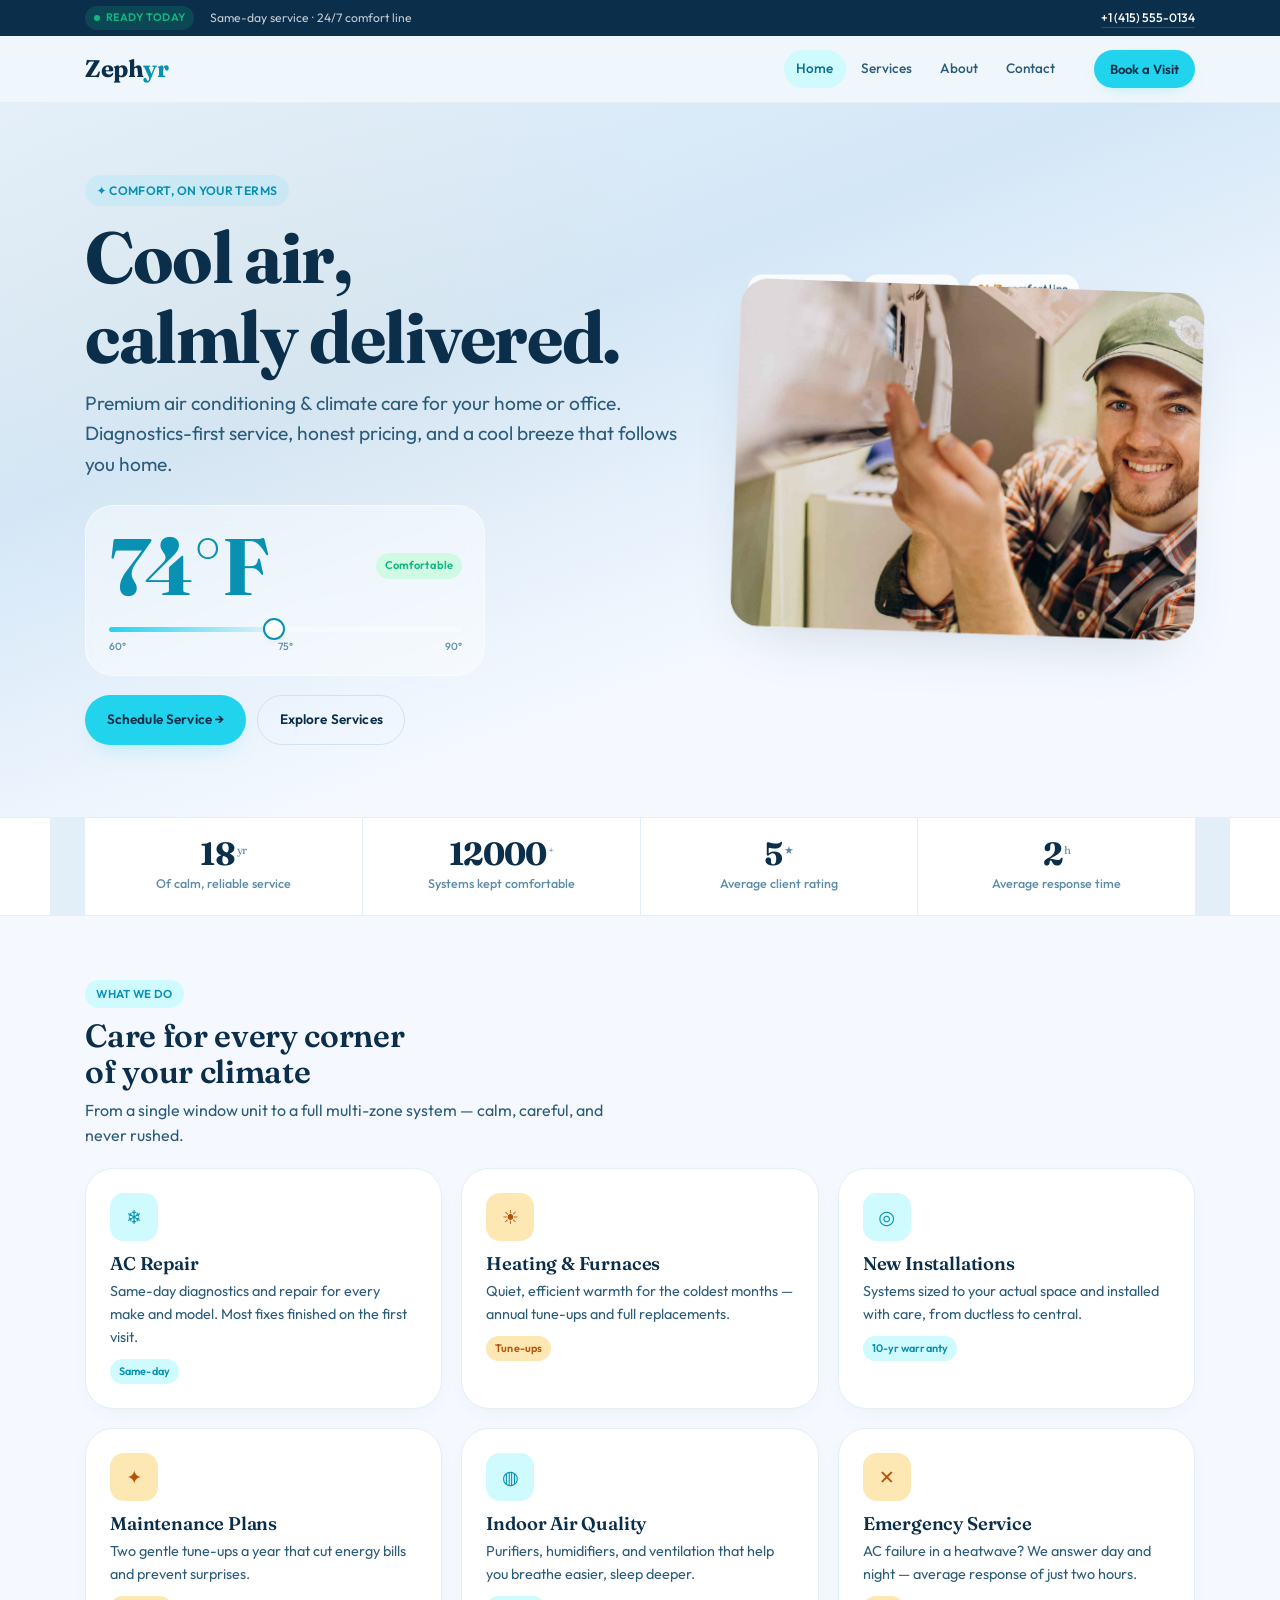
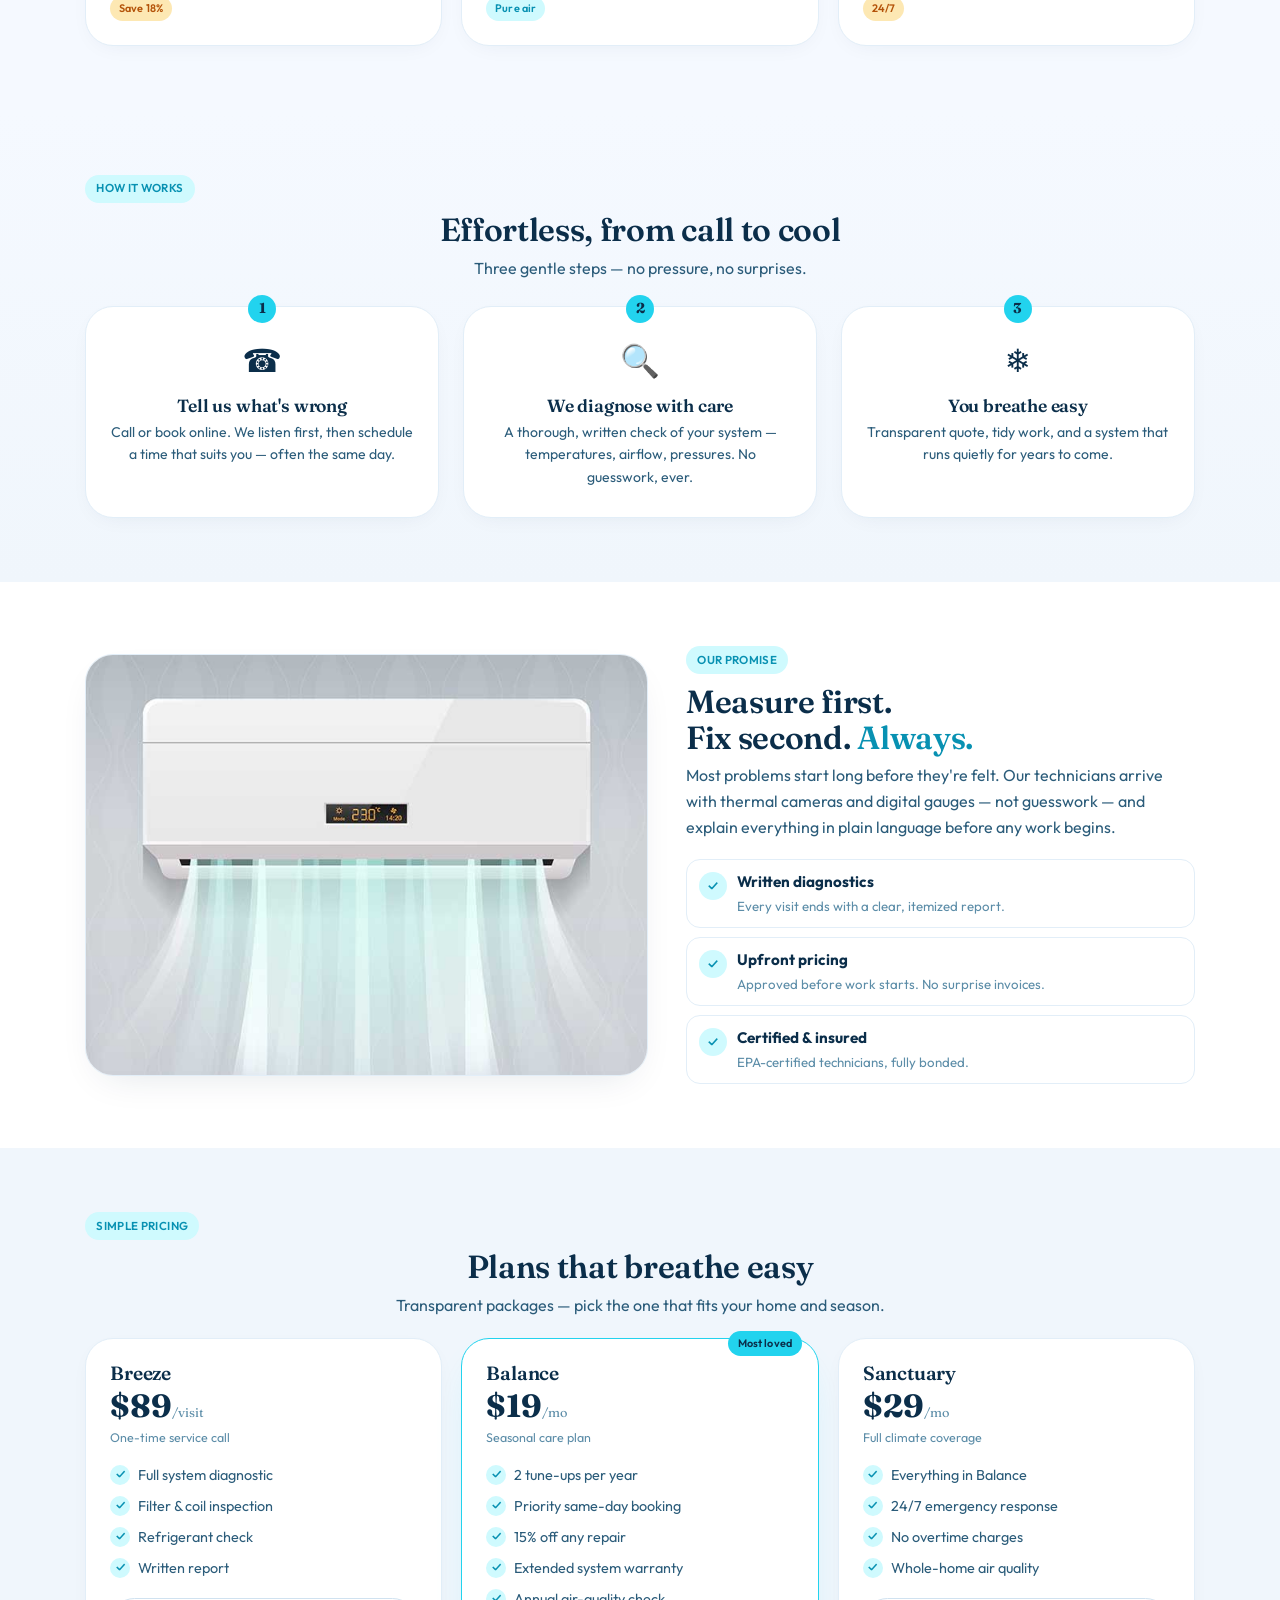
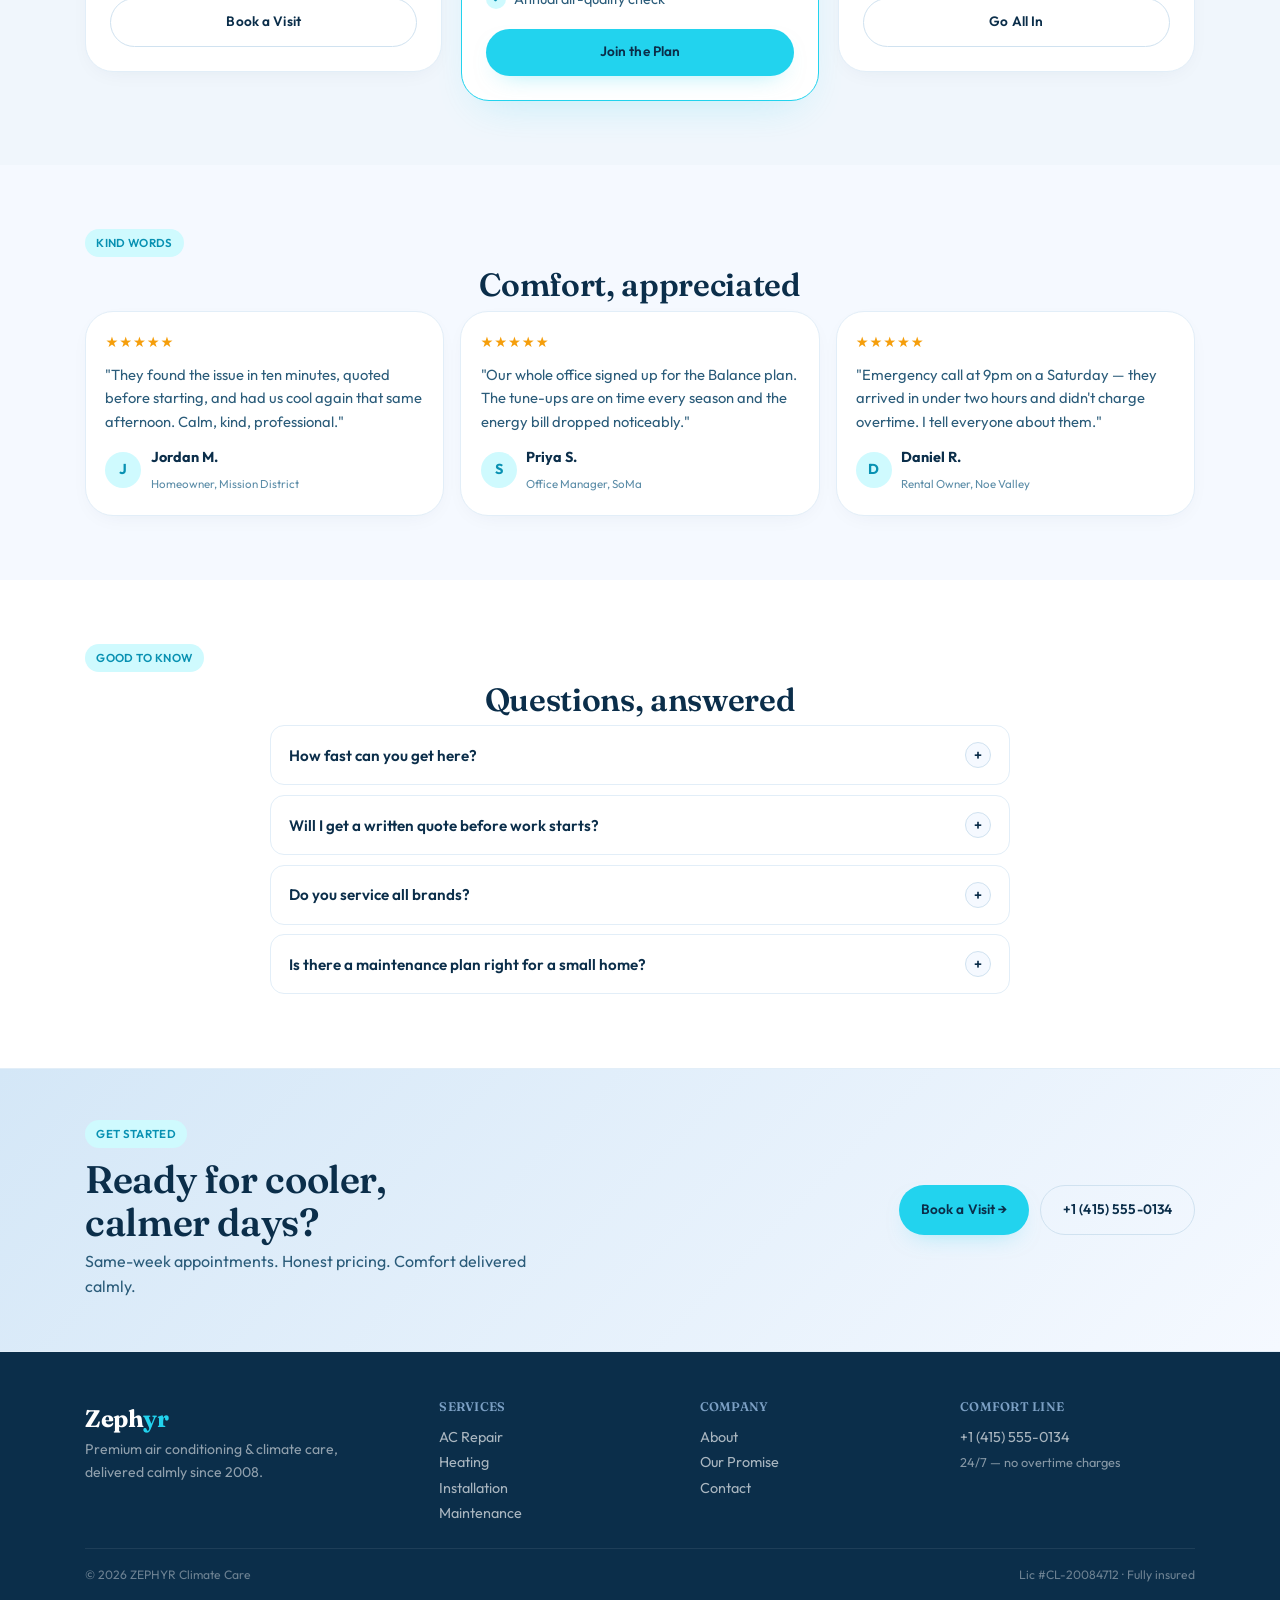
<file: index.html>
<!DOCTYPE html>
<html lang="en">
<head>
  <meta charset="UTF-8" />
  <meta name="viewport" content="width=device-width, initial-scale=1.0" />
  <title>ZEPHYR — Cool Air, Calmly Delivered · AC &amp; Climate Service</title>
  <meta name="description" content="Premium residential and commercial air conditioning, heating, and indoor climate service. Same-day diagnostics, honest pricing, 24/7 comfort — delivered calmly." />
  <link rel="preconnect" href="https://fonts.googleapis.com" />
  <link rel="preconnect" href="https://fonts.gstatic.com" crossorigin />
  <link href="https://fonts.googleapis.com/css2?family=Fraunces:wght@400;500;600;700&family=Outfit:wght@400;500;600;700&display=swap" rel="stylesheet" />
  <link rel="stylesheet" href="assets/css/base.css" />
</head>
<body>

  <div class="topbar">
    <div class="container">
      <span class="badge"><span class="dot pulse-dot"></span>READY TODAY</span>
      <span>Same-day service · 24/7 comfort line</span>
      <span class="spacer"></span>
      <a href="tel:+14155550134">+1 (415) 555-0134</a>
    </div>
  </div>

  <header class="header">
    <div class="container">
      <a href="index.html" class="logo">Zeph<em>yr</em></a>
      <nav id="mainnav">
        <a href="index.html" aria-current="page">Home</a>
        <a href="service.html">Services</a>
        <a href="about.html">About</a>
        <a href="contact.html">Contact</a>
      </nav>
      <a href="contact.html" class="cta">Book a Visit</a>
      <button class="burger" id="burger" aria-label="Menu" aria-expanded="false">☰</button>
    </div>
  </header>

  <!-- HERO -->
  <section class="hero" id="hero">
    <div class="container">
      <div class="hero-words">
        <span class="hero-eyebrow">✦ Comfort, on your terms</span>
        <h1>Cool air,<br />calmly&nbsp;delivered.</h1>
        <p class="lead">
          Premium air conditioning &amp; climate care for your home or office.
          Diagnostics-first service, honest pricing, and a cool breeze that
          follows you home.
        </p>

        <!-- Temperature slider — drag to set your perfect climate -->
        <div class="temp-zone">
          <div class="temp-label">
            <span id="tempreadout" role="status" aria-live="polite" aria-valuenow="74" class="temp-readout">74<sup>°F</sup></span>
            <span class="temp-mode temp-mode--comf" id="tempmode">Comfortable</span>
          </div>
          <input type="range" id="tempthermo" class="temp-slider" min="60" max="90" step="1" value="74" aria-label="Set your ideal temperature" />
          <div class="temp-scale"><span>60°</span><span>75°</span><span>90°</span></div>
        </div>

        <div class="hero-actions">
          <a href="contact.html" class="btn btn--ice">Schedule Service →</a>
          <a href="service.html" class="btn btn--outline">Explore Services</a>
        </div>
      </div>

      <div class="hero-visual">
        <div class="hero-chips">
          <span class="chip chip--cool"><em>2h</em> avg. response</span>
          <span class="chip chip--comf"><em>18°</em> cooler, fast</span>
          <span class="chip chip--warm"><em>24/7</em> comfort line</span>
        </div>
        <div class="hero-img-wrap">
          <img class="hero-img float" src="assets/img/carousel-1.jpg" alt="Modern air conditioning unit in a bright living space" />
        </div>
      </div>
    </div>
  </section>

  <!-- STATS -->
  <section class="stats">
    <div class="container">
      <div class="stat-cell reveal">
        <div class="stat-num"><span data-count="18">0</span><small>yr</small></div>
        <div class="stat-label">Of calm, reliable service</div>
      </div>
      <div class="stat-cell reveal d1">
        <div class="stat-num"><span data-count="12000">0</span><small>+</small></div>
        <div class="stat-label">Systems kept comfortable</div>
      </div>
      <div class="stat-cell reveal d2">
        <div class="stat-num"><span data-count="4.9">0</span><small>★</small></div>
        <div class="stat-label">Average client rating</div>
      </div>
      <div class="stat-cell reveal d3">
        <div class="stat-num"><span data-count="2">0</span><small>h</small></div>
        <div class="stat-label">Average response time</div>
      </div>
    </div>
  </section>

  <!-- SERVICES -->
  <section class="section section--frost">
    <div class="container">
      <span class="section-label">What we do</span>
      <h2 class="section-title">Care for every corner<br />of your climate</h2>
      <p class="section-desc">
        From a single window unit to a full multi-zone system — calm, careful,
        and never rushed.
      </p>
      <div class="services-grid">
        <div class="service-card reveal">
          <div class="icon">❄</div>
          <h3>AC Repair</h3>
          <p>Same-day diagnostics and repair for every make and model. Most fixes finished on the first visit.</p>
          <span class="tag">Same-day</span>
        </div>
        <div class="service-card reveal d1">
          <div class="icon">☀</div>
          <h3>Heating &amp; Furnaces</h3>
          <p>Quiet, efficient warmth for the coldest months — annual tune-ups and full replacements.</p>
          <span class="tag">Tune-ups</span>
        </div>
        <div class="service-card reveal d2">
          <div class="icon">◎</div>
          <h3>New Installations</h3>
          <p>Systems sized to your actual space and installed with care, from ductless to central.</p>
          <span class="tag">10-yr warranty</span>
        </div>
        <div class="service-card reveal">
          <div class="icon">✦</div>
          <h3>Maintenance Plans</h3>
          <p>Two gentle tune-ups a year that cut energy bills and prevent surprises.</p>
          <span class="tag">Save 18%</span>
        </div>
        <div class="service-card reveal d1">
          <div class="icon">◍</div>
          <h3>Indoor Air Quality</h3>
          <p>Purifiers, humidifiers, and ventilation that help you breathe easier, sleep deeper.</p>
          <span class="tag">Pure air</span>
        </div>
        <div class="service-card reveal d2">
          <div class="icon">✕</div>
          <h3>Emergency Service</h3>
          <p>AC failure in a heatwave? We answer day and night — average response of just two hours.</p>
          <span class="tag">24/7</span>
        </div>
      </div>
    </div>
  </section>

  <!-- HOW IT WORKS -->
  <section class="section section--glass">
    <div class="container">
      <span class="section-label">How it works</span>
      <h2 class="section-title text-center" style="text-align:center">Effortless, from call to cool</h2>
      <p class="section-desc text-center" style="text-align:center;margin-left:auto;margin-right:auto">
        Three gentle steps — no pressure, no surprises.
      </p>
      <div class="steps-grid">
        <div class="step-card reveal">
          <span class="icon">☎</span>
          <h3>Tell us what's wrong</h3>
          <p>Call or book online. We listen first, then schedule a time that suits you — often the same day.</p>
        </div>
        <div class="step-card reveal d1">
          <span class="icon">🔍</span>
          <h3>We diagnose with care</h3>
          <p>A thorough, written check of your system — temperatures, airflow, pressures. No guesswork, ever.</p>
        </div>
        <div class="step-card reveal d2">
          <span class="icon">❄</span>
          <h3>You breathe easy</h3>
          <p>Transparent quote, tidy work, and a system that runs quietly for years to come.</p>
        </div>
      </div>
    </div>
  </section>

  <!-- FEATURE SPLIT -->
  <section class="section section--white">
    <div class="container">
      <div class="feature-split">
        <div class="frame reveal">
          <img src="assets/img/feature.jpg" alt="ZEPHYR technician checking an air conditioning system" />
        </div>
        <div>
          <span class="section-label">Our promise</span>
          <h2 class="section-title">Measure first.<br />Fix second. <em style="color:var(--ice-600);font-style:normal">Always.</em></h2>
          <p class="section-desc">
            Most problems start long before they're felt. Our technicians arrive
            with thermal cameras and digital gauges — not guesswork — and explain
            everything in plain language before any work begins.
          </p>
          <ul>
            <li class="reveal"><span class="ic">✓</span><div><b>Written diagnostics</b><span>Every visit ends with a clear, itemized report.</span></div></li>
            <li class="reveal d1"><span class="ic">✓</span><div><b>Upfront pricing</b><span>Approved before work starts. No surprise invoices.</span></div></li>
            <li class="reveal d2"><span class="ic">✓</span><div><b>Certified &amp; insured</b><span>EPA-certified technicians, fully bonded.</span></div></li>
          </ul>
        </div>
      </div>
    </div>
  </section>

  <!-- PRICING -->
  <section class="section section--surface">
    <div class="container">
      <span class="section-label">Simple pricing</span>
      <h2 class="section-title text-center" style="text-align:center">Plans that breathe easy</h2>
      <p class="section-desc text-center" style="text-align:center;margin-left:auto;margin-right:auto">
        Transparent packages — pick the one that fits your home and season.
      </p>
      <div class="pricing-grid">
        <div class="plan reveal">
          <h3>Breeze</h3>
          <div class="price">$89<small>/visit</small></div>
          <span class="per">One-time service call</span>
          <ul>
            <li>Full system diagnostic</li>
            <li>Filter &amp; coil inspection</li>
            <li>Refrigerant check</li>
            <li>Written report</li>
          </ul>
          <a href="contact.html" class="btn btn--outline btn--wide">Book a Visit</a>
        </div>
        <div class="plan plan--featured reveal d1">
          <span class="plan-badge">Most loved</span>
          <h3>Balance</h3>
          <div class="price">$19<small>/mo</small></div>
          <span class="per">Seasonal care plan</span>
          <ul>
            <li>2 tune-ups per year</li>
            <li>Priority same-day booking</li>
            <li>15% off any repair</li>
            <li>Extended system warranty</li>
            <li>Annual air-quality check</li>
          </ul>
          <a href="contact.html" class="btn btn--ice btn--wide">Join the Plan</a>
        </div>
        <div class="plan reveal d2">
          <h3>Sanctuary</h3>
          <div class="price">$29<small>/mo</small></div>
          <span class="per">Full climate coverage</span>
          <ul>
            <li>Everything in Balance</li>
            <li>24/7 emergency response</li>
            <li>No overtime charges</li>
            <li>Whole-home air quality</li>
          </ul>
          <a href="contact.html" class="btn btn--outline btn--wide">Go All In</a>
        </div>
      </div>
    </div>
  </section>

  <!-- TESTIMONIALS -->
  <section class="section section--frost">
    <div class="container">
      <span class="section-label">Kind words</span>
      <h2 class="section-title text-center" style="text-align:center">Comfort, appreciated</h2>
      <div class="testimonials-grid">
        <div class="testimonial-card reveal">
          <div class="stars">★★★★★</div>
          <p>"They found the issue in ten minutes, quoted before starting, and had us cool again that same afternoon. Calm, kind, professional."</p>
          <div class="who"><span class="avatar">J</span><div><b>Jordan M.</b><br /><span>Homeowner, Mission District</span></div></div>
        </div>
        <div class="testimonial-card reveal d1">
          <div class="stars">★★★★★</div>
          <p>"Our whole office signed up for the Balance plan. The tune-ups are on time every season and the energy bill dropped noticeably."</p>
          <div class="who"><span class="avatar">S</span><div><b>Priya S.</b><br /><span>Office Manager, SoMa</span></div></div>
        </div>
        <div class="testimonial-card reveal d2">
          <div class="stars">★★★★★</div>
          <p>"Emergency call at 9pm on a Saturday — they arrived in under two hours and didn't charge overtime. I tell everyone about them."</p>
          <div class="who"><span class="avatar">D</span><div><b>Daniel R.</b><br /><span>Rental Owner, Noe Valley</span></div></div>
        </div>
      </div>
    </div>
  </section>

  <!-- FAQ -->
  <section class="section section--white">
    <div class="container">
      <span class="section-label">Good to know</span>
      <h2 class="section-title text-center" style="text-align:center">Questions, answered</h2>
      <div class="faq">
        <div class="faq-item reveal">
          <button class="faq-q" aria-expanded="false">How fast can you get here? <span>+</span></button>
          <div class="faq-a">For most calls we arrive the same day. Emergency service runs 24/7 with an average response time of about two hours.</div>
        </div>
        <div class="faq-item reveal d1">
          <button class="faq-q" aria-expanded="false">Will I get a written quote before work starts? <span>+</span></button>
          <div class="faq-a">Always. We diagnose, explain your options in plain language, and confirm a fixed price with you before any work begins — no surprises on the invoice.</div>
        </div>
        <div class="faq-item reveal d2">
          <button class="faq-q" aria-expanded="false">Do you service all brands? <span>+</span></button>
          <div class="faq-a">Yes — Carrier, Trane, Lennox, Mitsubishi, Daikin, Rheem, and most others. Our technicians are manufacturer-trained on the major systems.</div>
        </div>
        <div class="faq-item reveal d3">
          <button class="faq-q" aria-expanded="false">Is there a maintenance plan right for a small home? <span>+</span></button>
          <div class="faq-a">Absolutely. The Balance plan is designed for single homes and small offices: two tune-ups a year, priority booking, and 15% off repairs.</div>
        </div>
      </div>
    </div>
  </section>

  <!-- CTA -->
  <section class="cta-band">
    <div class="container">
      <div>
        <span class="section-label">Get started</span>
        <h2>Ready for cooler,<br />calmer days?</h2>
        <p>Same-week appointments. Honest pricing. Comfort delivered calmly.</p>
      </div>
      <div class="actions">
        <a href="contact.html" class="btn btn--ice">Book a Visit →</a>
        <a href="tel:+14155550134" class="btn btn--outline">+1 (415) 555-0134</a>
      </div>
    </div>
  </section>

  <footer class="footer">
    <div class="container">
      <div class="footer-grid">
        <div>
          <div class="brand">Zeph<em>yr</em></div>
          <p>Premium air conditioning &amp; climate care, delivered calmly since 2008.</p>
        </div>
        <div>
          <h4>Services</h4>
          <a href="service.html">AC Repair</a><br />
          <a href="service.html">Heating</a><br />
          <a href="service.html">Installation</a><br />
          <a href="service.html">Maintenance</a>
        </div>
        <div>
          <h4>Company</h4>
          <a href="about.html">About</a><br />
          <a href="about.html">Our Promise</a><br />
          <a href="contact.html">Contact</a>
        </div>
        <div>
          <h4>Comfort Line</h4>
          <a href="tel:+14155550134">+1 (415) 555-0134</a><br />
          <span style="font-size:.8rem;color:rgba(255,255,255,.5)">24/7 — no overtime charges</span>
        </div>
      </div>
      <div class="base">
        <span>© <span data-year></span> ZEPHYR Climate Care</span>
        <span>Lic #CL-20084712 · Fully insured</span>
      </div>
    </div>
  </footer>
  <script src="assets/js/main.js"></script>
</body>
</html>
</file>
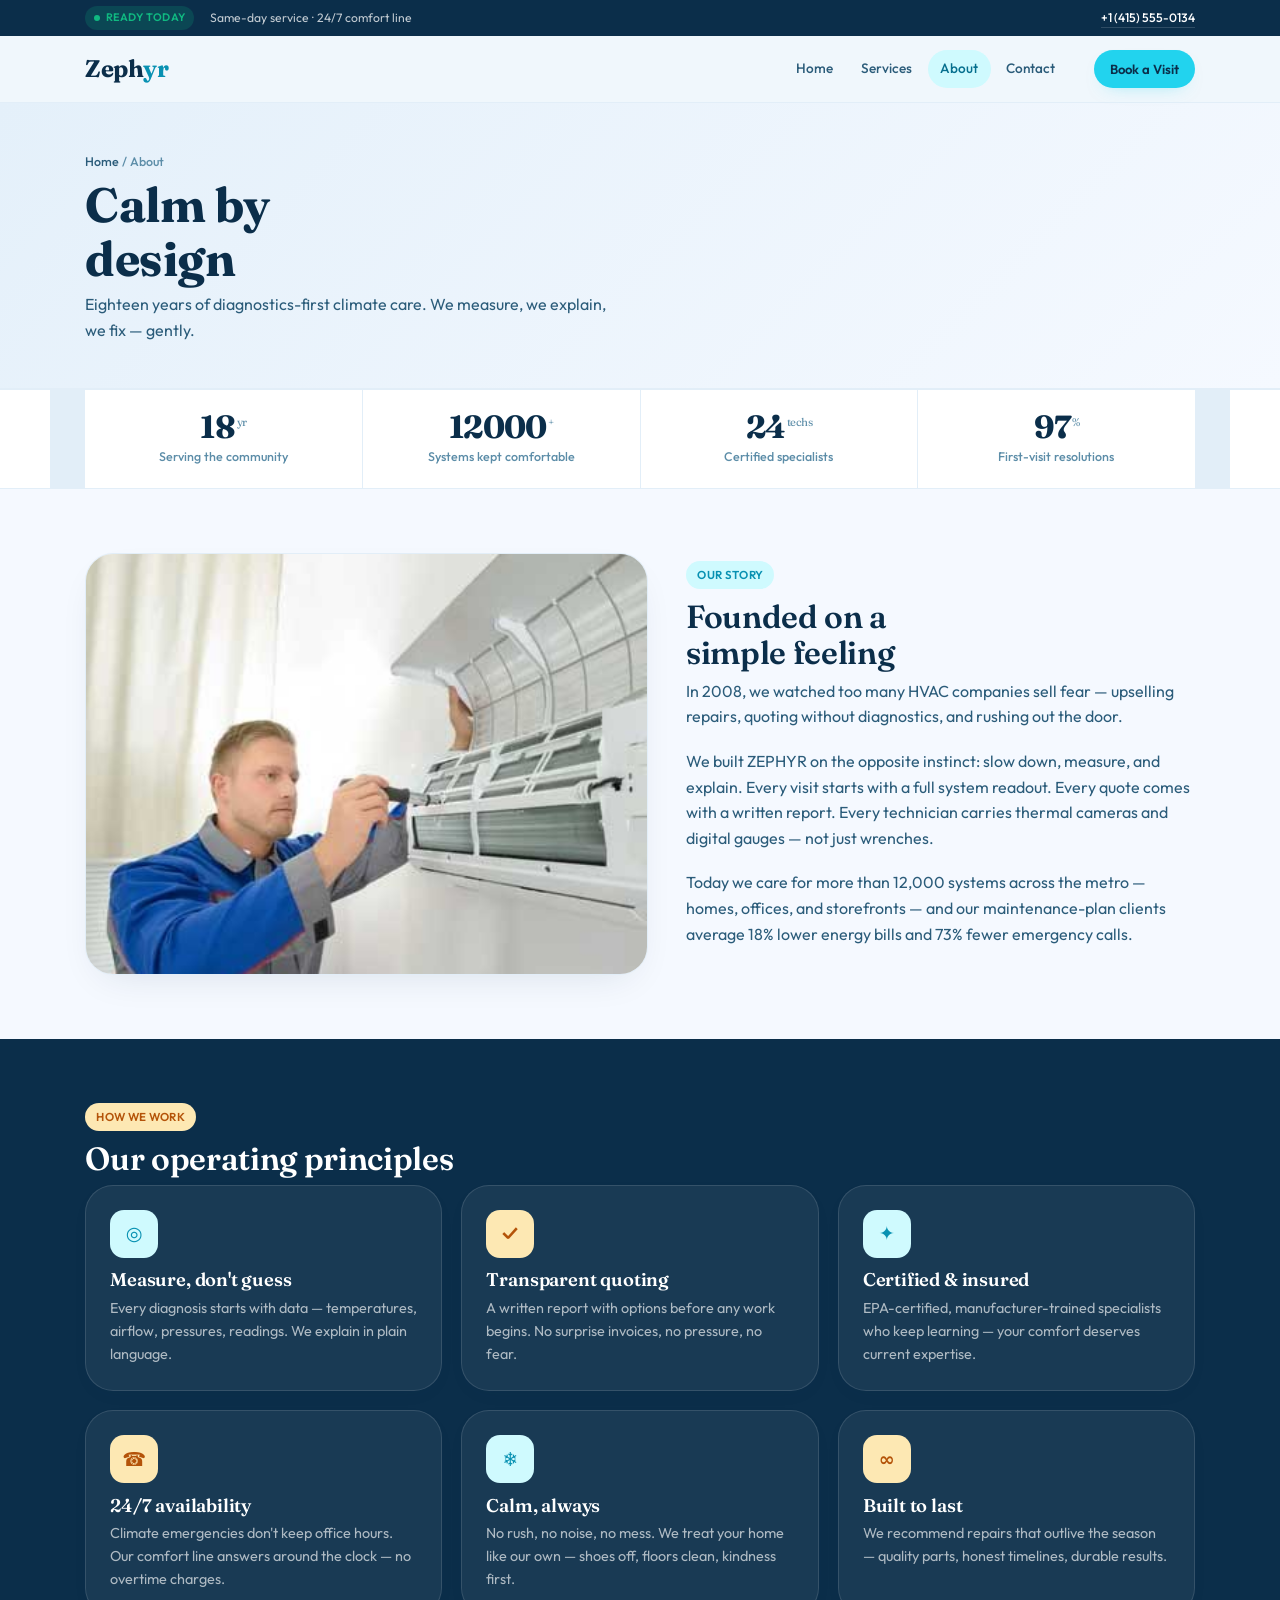
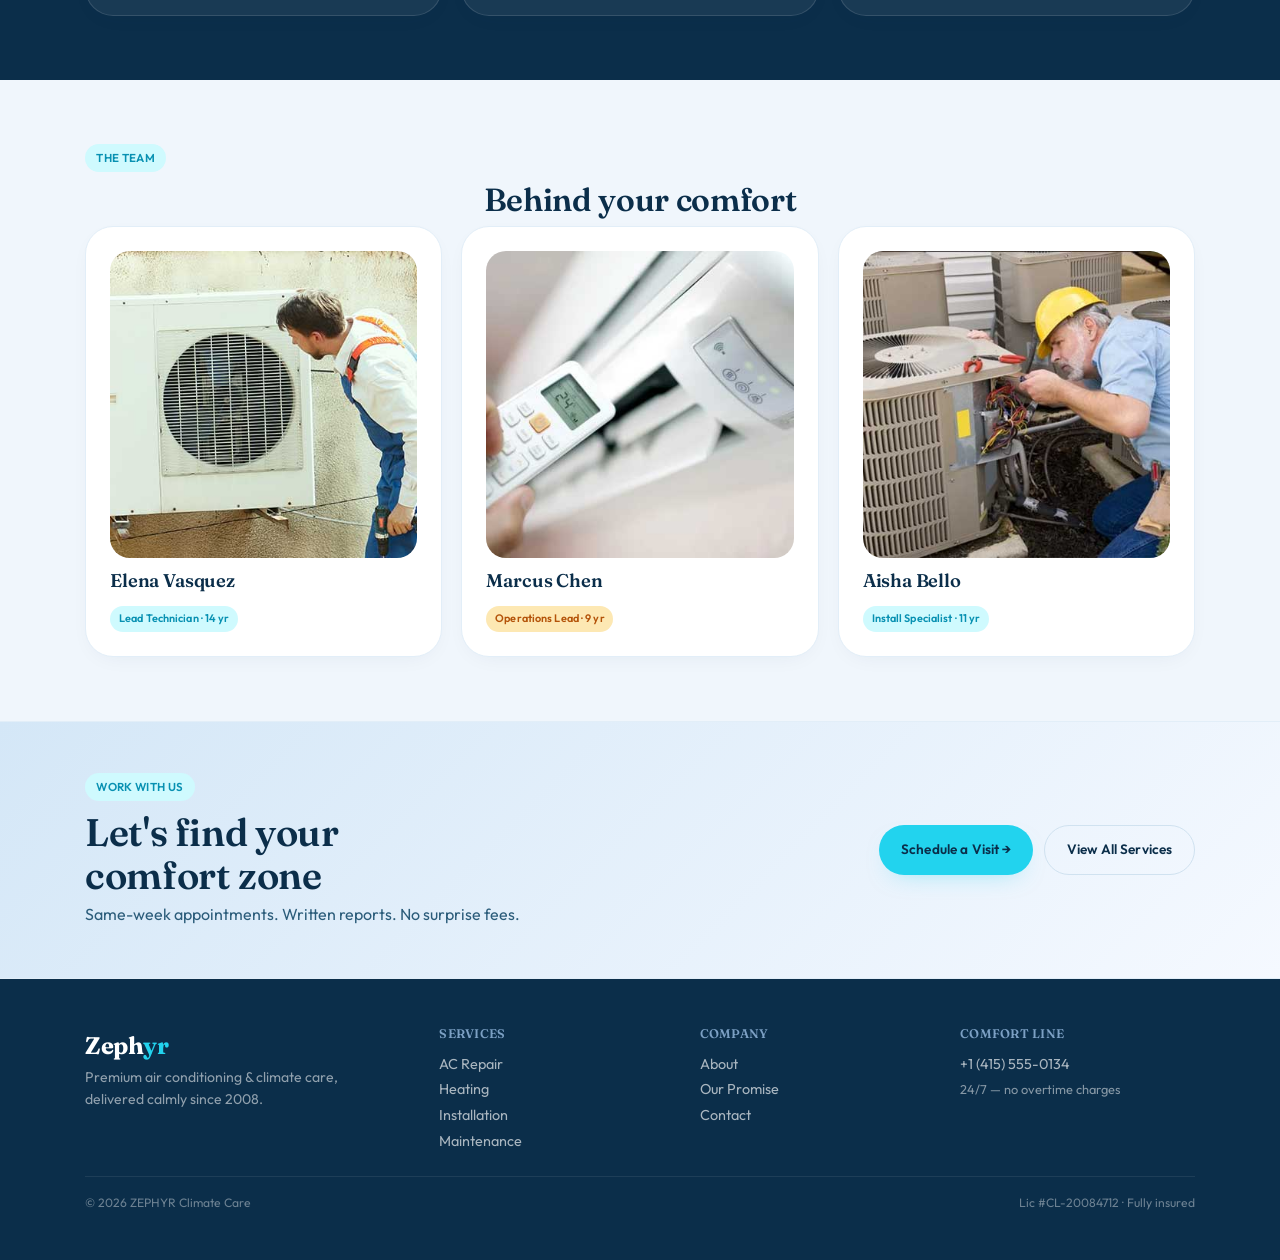
<file: about.html>
<!DOCTYPE html>
<html lang="en">
<head>
  <meta charset="UTF-8" />
  <meta name="viewport" content="width=device-width, initial-scale=1.0" />
  <title>About — ZEPHYR · Calm Climate Care Since 2008</title>
  <meta name="description" content="Since 2008 ZEPHYR has delivered calm, diagnostics-first climate care. Learn the story, our operating principles, and the team behind your comfort." />
  <link rel="preconnect" href="https://fonts.googleapis.com" />
  <link rel="preconnect" href="https://fonts.gstatic.com" crossorigin />
  <link href="https://fonts.googleapis.com/css2?family=Fraunces:wght@400;500;600;700&family=Outfit:wght@400;500;600;700&display=swap" rel="stylesheet" />
  <link rel="stylesheet" href="assets/css/base.css" />
</head>
<body>

  <div class="topbar">
    <div class="container">
      <span class="badge"><span class="dot pulse-dot"></span>READY TODAY</span>
      <span>Same-day service · 24/7 comfort line</span>
      <span class="spacer"></span>
      <a href="tel:+14155550134">+1 (415) 555-0134</a>
    </div>
  </div>

  <header class="header">
    <div class="container">
      <a href="index.html" class="logo">Zeph<em>yr</em></a>
      <nav id="mainnav">
        <a href="index.html">Home</a>
        <a href="service.html">Services</a>
        <a href="about.html" aria-current="page">About</a>
        <a href="contact.html">Contact</a>
      </nav>
      <a href="contact.html" class="cta">Book a Visit</a>
      <button class="burger" id="burger" aria-label="Menu" aria-expanded="false">☰</button>
    </div>
  </header>

  <section class="page-head">
    <div class="container">
      <span class="crumb"><a href="index.html">Home</a> / About</span>
      <h1>Calm by<br />design</h1>
      <p>Eighteen years of diagnostics-first climate care. We measure, we explain, we fix — gently.</p>
    </div>
  </section>

  <!-- STATS -->
  <section class="stats">
    <div class="container">
      <div class="stat-cell reveal">
        <div class="stat-num"><span data-count="18">0</span><small>yr</small></div>
        <div class="stat-label">Serving the community</div>
      </div>
      <div class="stat-cell reveal d1">
        <div class="stat-num"><span data-count="12000">0</span><small>+</small></div>
        <div class="stat-label">Systems kept comfortable</div>
      </div>
      <div class="stat-cell reveal d2">
        <div class="stat-num"><span data-count="24">0</span><small>techs</small></div>
        <div class="stat-label">Certified specialists</div>
      </div>
      <div class="stat-cell reveal d3">
        <div class="stat-num"><span data-count="97">0</span><small>%</small></div>
        <div class="stat-label">First-visit resolutions</div>
      </div>
    </div>
  </section>

  <!-- STORY -->
  <section class="section section--frost">
    <div class="container">
      <div class="feature-split">
        <div class="frame reveal"><img src="assets/img/about-1.jpg" alt="The ZEPHYR founding team in the early days" /></div>
        <div>
          <span class="section-label">Our story</span>
          <h2 class="section-title">Founded on a<br />simple feeling</h2>
          <p class="section-desc">In 2008, we watched too many HVAC companies sell fear — upselling repairs, quoting without diagnostics, and rushing out the door.</p>
          <p class="section-desc">We built ZEPHYR on the opposite instinct: slow down, measure, and explain. Every visit starts with a full system readout. Every quote comes with a written report. Every technician carries thermal cameras and digital gauges — not just wrenches.</p>
          <p class="section-desc">Today we care for more than 12,000 systems across the metro — homes, offices, and storefronts — and our maintenance-plan clients average 18% lower energy bills and 73% fewer emergency calls.</p>
        </div>
      </div>
    </div>
  </section>

  <!-- VALUES -->
  <section class="section section--ink">
    <div class="container">
      <span class="section-label" style="background:var(--amber-soft);color:var(--amber-700)">How we work</span>
      <h2 class="section-title">Our operating&nbsp;principles</h2>
      <div class="services-grid">
        <div class="service-card reveal" style="background:rgba(255,255,255,.06);border-color:rgba(255,255,255,.12)">
          <div class="icon">◎</div>
          <h3 style="color:var(--white)">Measure, don't guess</h3>
          <p style="color:rgba(255,255,255,.65)">Every diagnosis starts with data — temperatures, airflow, pressures, readings. We explain in plain language.</p>
        </div>
        <div class="service-card reveal d1" style="background:rgba(255,255,255,.06);border-color:rgba(255,255,255,.12)">
          <div class="icon">✓</div>
          <h3 style="color:var(--white)">Transparent quoting</h3>
          <p style="color:rgba(255,255,255,.65)">A written report with options before any work begins. No surprise invoices, no pressure, no fear.</p>
        </div>
        <div class="service-card reveal d2" style="background:rgba(255,255,255,.06);border-color:rgba(255,255,255,.12)">
          <div class="icon">✦</div>
          <h3 style="color:var(--white)">Certified &amp; insured</h3>
          <p style="color:rgba(255,255,255,.65)">EPA-certified, manufacturer-trained specialists who keep learning — your comfort deserves current expertise.</p>
        </div>
        <div class="service-card reveal d3" style="background:rgba(255,255,255,.06);border-color:rgba(255,255,255,.12)">
          <div class="icon">☎</div>
          <h3 style="color:var(--white)">24/7 availability</h3>
          <p style="color:rgba(255,255,255,.65)">Climate emergencies don't keep office hours. Our comfort line answers around the clock — no overtime charges.</p>
        </div>
        <div class="service-card reveal" style="background:rgba(255,255,255,.06);border-color:rgba(255,255,255,.12)">
          <div class="icon">❄</div>
          <h3 style="color:var(--white)">Calm, always</h3>
          <p style="color:rgba(255,255,255,.65)">No rush, no noise, no mess. We treat your home like our own — shoes off, floors clean, kindness first.</p>
        </div>
        <div class="service-card reveal d1" style="background:rgba(255,255,255,.06);border-color:rgba(255,255,255,.12)">
          <div class="icon">∞</div>
          <h3 style="color:var(--white)">Built to last</h3>
          <p style="color:rgba(255,255,255,.65)">We recommend repairs that outlive the season — quality parts, honest timelines, durable results.</p>
        </div>
      </div>
    </div>
  </section>

  <!-- TEAM -->
  <section class="section section--surface">
    <div class="container">
      <span class="section-label">The team</span>
      <h2 class="section-title text-center" style="text-align:center">Behind your&nbsp;comfort</h2>
      <div class="services-grid">
        <div class="service-card reveal">
          <div class="frame" style="border-radius:var(--r-lg);overflow:hidden;margin-bottom:.8rem"><img src="assets/img/about-2.jpg" alt="Lead technician Elena Vasquez" style="aspect-ratio:1/1;object-fit:cover" /></div>
          <h3>Elena Vasquez</h3>
          <span class="tag">Lead Technician · 14 yr</span>
        </div>
        <div class="service-card reveal d1">
          <div class="frame" style="border-radius:var(--r-lg);overflow:hidden;margin-bottom:.8rem"><img src="assets/img/about-3.jpg" alt="Operations lead Marcus Chen" style="aspect-ratio:1/1;object-fit:cover" /></div>
          <h3>Marcus Chen</h3>
          <span class="tag">Operations Lead · 9 yr</span>
        </div>
        <div class="service-card reveal d2">
          <div class="frame" style="border-radius:var(--r-lg);overflow:hidden;margin-bottom:.8rem"><img src="assets/img/about-4.jpg" alt="Install specialist Aisha Bello" style="aspect-ratio:1/1;object-fit:cover" /></div>
          <h3>Aisha Bello</h3>
          <span class="tag">Install Specialist · 11 yr</span>
        </div>
      </div>
    </div>
  </section>

  <!-- CTA -->
  <section class="cta-band">
    <div class="container">
      <div>
        <span class="section-label">Work with us</span>
        <h2>Let's find your<br />comfort zone</h2>
        <p>Same-week appointments. Written reports. No surprise fees.</p>
      </div>
      <div class="actions">
        <a href="contact.html" class="btn btn--ice">Schedule a Visit →</a>
        <a href="service.html" class="btn btn--outline">View All Services</a>
      </div>
    </div>
  </section>

  <footer class="footer">
    <div class="container">
      <div class="footer-grid">
        <div>
          <div class="brand">Zeph<em>yr</em></div>
          <p>Premium air conditioning &amp; climate care, delivered calmly since 2008.</p>
        </div>
        <div>
          <h4>Services</h4>
          <a href="service.html">AC Repair</a><br />
          <a href="service.html">Heating</a><br />
          <a href="service.html">Installation</a><br />
          <a href="service.html">Maintenance</a>
        </div>
        <div>
          <h4>Company</h4>
          <a href="about.html">About</a><br />
          <a href="about.html">Our Promise</a><br />
          <a href="contact.html">Contact</a>
        </div>
        <div>
          <h4>Comfort Line</h4>
          <a href="tel:+14155550134">+1 (415) 555-0134</a><br />
          <span style="font-size:.8rem;color:rgba(255,255,255,.5)">24/7 — no overtime charges</span>
        </div>
      </div>
      <div class="base">
        <span>© <span data-year></span> ZEPHYR Climate Care</span>
        <span>Lic #CL-20084712 · Fully insured</span>
      </div>
    </div>
  </footer>
  <script src="assets/js/main.js"></script>
</body>
</html>
</file>
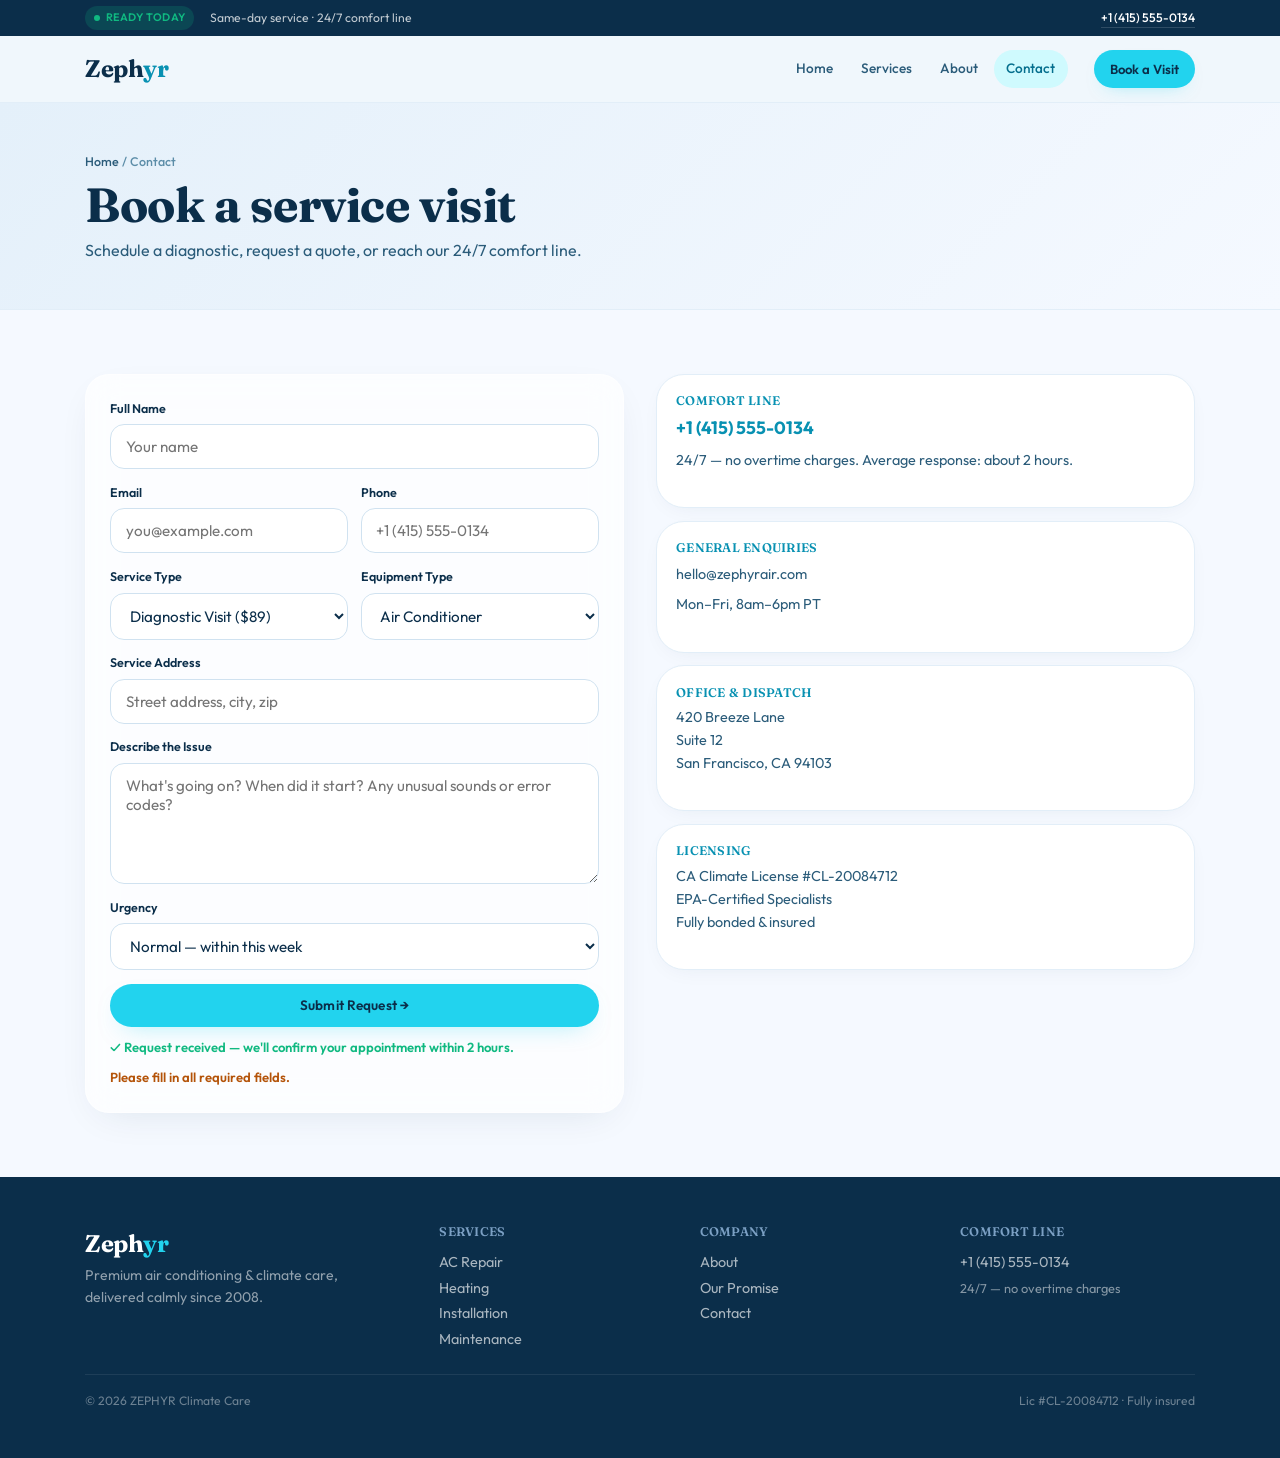
<file: contact.html>
<!DOCTYPE html>
<html lang="en">
<head>
  <meta charset="UTF-8" />
  <meta name="viewport" content="width=device-width, initial-scale=1.0" />
  <title>Contact — ZEPHYR · Book Your Service Visit</title>
  <meta name="description" content="Book an AC or climate service visit, request a diagnostic, or reach our 24/7 comfort line. Same-week appointments, honest pricing, calm service." />
  <link rel="preconnect" href="https://fonts.googleapis.com" />
  <link rel="preconnect" href="https://fonts.gstatic.com" crossorigin />
  <link href="https://fonts.googleapis.com/css2?family=Fraunces:wght@400;500;600;700&family=Outfit:wght@400;500;600;700&display=swap" rel="stylesheet" />
  <link rel="stylesheet" href="assets/css/base.css" />
</head>
<body>

  <div class="topbar">
    <div class="container">
      <span class="badge"><span class="dot pulse-dot"></span>READY TODAY</span>
      <span>Same-day service · 24/7 comfort line</span>
      <span class="spacer"></span>
      <a href="tel:+14155550134">+1 (415) 555-0134</a>
    </div>
  </div>

  <header class="header">
    <div class="container">
      <a href="index.html" class="logo">Zeph<em>yr</em></a>
      <nav id="mainnav">
        <a href="index.html">Home</a>
        <a href="service.html">Services</a>
        <a href="about.html">About</a>
        <a href="contact.html" aria-current="page">Contact</a>
      </nav>
      <a href="contact.html" class="cta">Book a Visit</a>
      <button class="burger" id="burger" aria-label="Menu" aria-expanded="false">☰</button>
    </div>
  </header>

  <section class="page-head">
    <div class="container">
      <span class="crumb"><a href="index.html">Home</a> / Contact</span>
      <h1>Book a service&nbsp;visit</h1>
      <p>Schedule a diagnostic, request a quote, or reach our 24/7 comfort line.</p>
    </div>
  </section>

  <section class="section section--frost">
    <div class="container">
      <div class="contact-grid">
        <form id="contactform" class="glass" style="padding:1.5rem">
          <div class="field">
            <label for="name">Full Name</label>
            <input type="text" id="name" name="name" required placeholder="Your name" />
          </div>
          <div class="form-row">
            <div class="field">
              <label for="email">Email</label>
              <input type="email" id="email" name="email" required placeholder="you@example.com" />
            </div>
            <div class="field">
              <label for="phone">Phone</label>
              <input type="tel" id="phone" name="phone" required placeholder="+1 (415) 555-0134" />
            </div>
          </div>
          <div class="form-row">
            <div class="field">
              <label for="service">Service Type</label>
              <select id="service" name="service">
                <option value="diagnostic">Diagnostic Visit ($89)</option>
                <option value="repair">AC / Heating Repair</option>
                <option value="maintenance">Maintenance Plan</option>
                <option value="installation">New Installation</option>
                <option value="air-quality">Indoor Air Quality</option>
                <option value="emergency">Emergency Service</option>
              </select>
            </div>
            <div class="field">
              <label for="equipment">Equipment Type</label>
              <select id="equipment" name="equipment">
                <option value="ac">Air Conditioner</option>
                <option value="furnace">Furnace</option>
                <option value="heatpump">Heat Pump</option>
                <option value="mini-split">Mini-Split / Ductless</option>
                <option value="ventilation">Ventilation / Air Quality</option>
                <option value="other">Other / Not Sure</option>
              </select>
            </div>
          </div>
          <div class="field">
            <label for="address">Service Address</label>
            <input type="text" id="address" name="address" placeholder="Street address, city, zip" />
          </div>
          <div class="field">
            <label for="message">Describe the Issue</label>
            <textarea id="message" name="message" rows="5" placeholder="What's going on? When did it start? Any unusual sounds or error codes?"></textarea>
          </div>
          <div class="field">
            <label for="urgency">Urgency</label>
            <select id="urgency" name="urgency">
              <option value="normal">Normal — within this week</option>
              <option value="soon">Soon — within 24–48 hours</option>
              <option value="emergency">Emergency — system is down</option>
            </select>
          </div>
          <button type="submit" class="btn btn--ice btn--wide">Submit Request →</button>
          <div class="form-ok" hidden>✓ Request received — we'll confirm your appointment within 2 hours.</div>
          <div class="form-err" hidden>Please fill in all required fields.</div>
        </form>

        <div>
          <div class="info-card reveal">
            <h4>Comfort Line</h4>
            <a href="tel:+14155550134" style="font-size:1.1rem;font-weight:700;color:var(--ice-600)">+1 (415) 555-0134</a>
            <p style="margin-top:.4rem">24/7 — no overtime charges. Average response: about 2 hours.</p>
          </div>
          <div class="info-card reveal d1" style="margin-top:.8rem">
            <h4>General Enquiries</h4>
            <a href="mailto:hello@zephyrair.com">hello@zephyrair.com</a>
            <p style="margin-top:.4rem">Mon–Fri, 8am–6pm PT</p>
          </div>
          <div class="info-card reveal d2" style="margin-top:.8rem">
            <h4>Office &amp; Dispatch</h4>
            <p>420 Breeze Lane<br />Suite 12<br />San Francisco, CA 94103</p>
          </div>
          <div class="info-card reveal d3" style="margin-top:.8rem">
            <h4>Licensing</h4>
            <p>CA Climate License #CL-20084712<br />EPA-Certified Specialists<br />Fully bonded &amp; insured</p>
          </div>
        </div>
      </div>
    </div>
  </section>

  <footer class="footer">
    <div class="container">
      <div class="footer-grid">
        <div>
          <div class="brand">Zeph<em>yr</em></div>
          <p>Premium air conditioning &amp; climate care, delivered calmly since 2008.</p>
        </div>
        <div>
          <h4>Services</h4>
          <a href="service.html">AC Repair</a><br />
          <a href="service.html">Heating</a><br />
          <a href="service.html">Installation</a><br />
          <a href="service.html">Maintenance</a>
        </div>
        <div>
          <h4>Company</h4>
          <a href="about.html">About</a><br />
          <a href="about.html">Our Promise</a><br />
          <a href="contact.html">Contact</a>
        </div>
        <div>
          <h4>Comfort Line</h4>
          <a href="tel:+14155550134">+1 (415) 555-0134</a><br />
          <span style="font-size:.8rem;color:rgba(255,255,255,.5)">24/7 — no overtime charges</span>
        </div>
      </div>
      <div class="base">
        <span>© <span data-year></span> ZEPHYR Climate Care</span>
        <span>Lic #CL-20084712 · Fully insured</span>
      </div>
    </div>
  </footer>
  <script src="assets/js/main.js"></script>
</body>
</html>
</file>
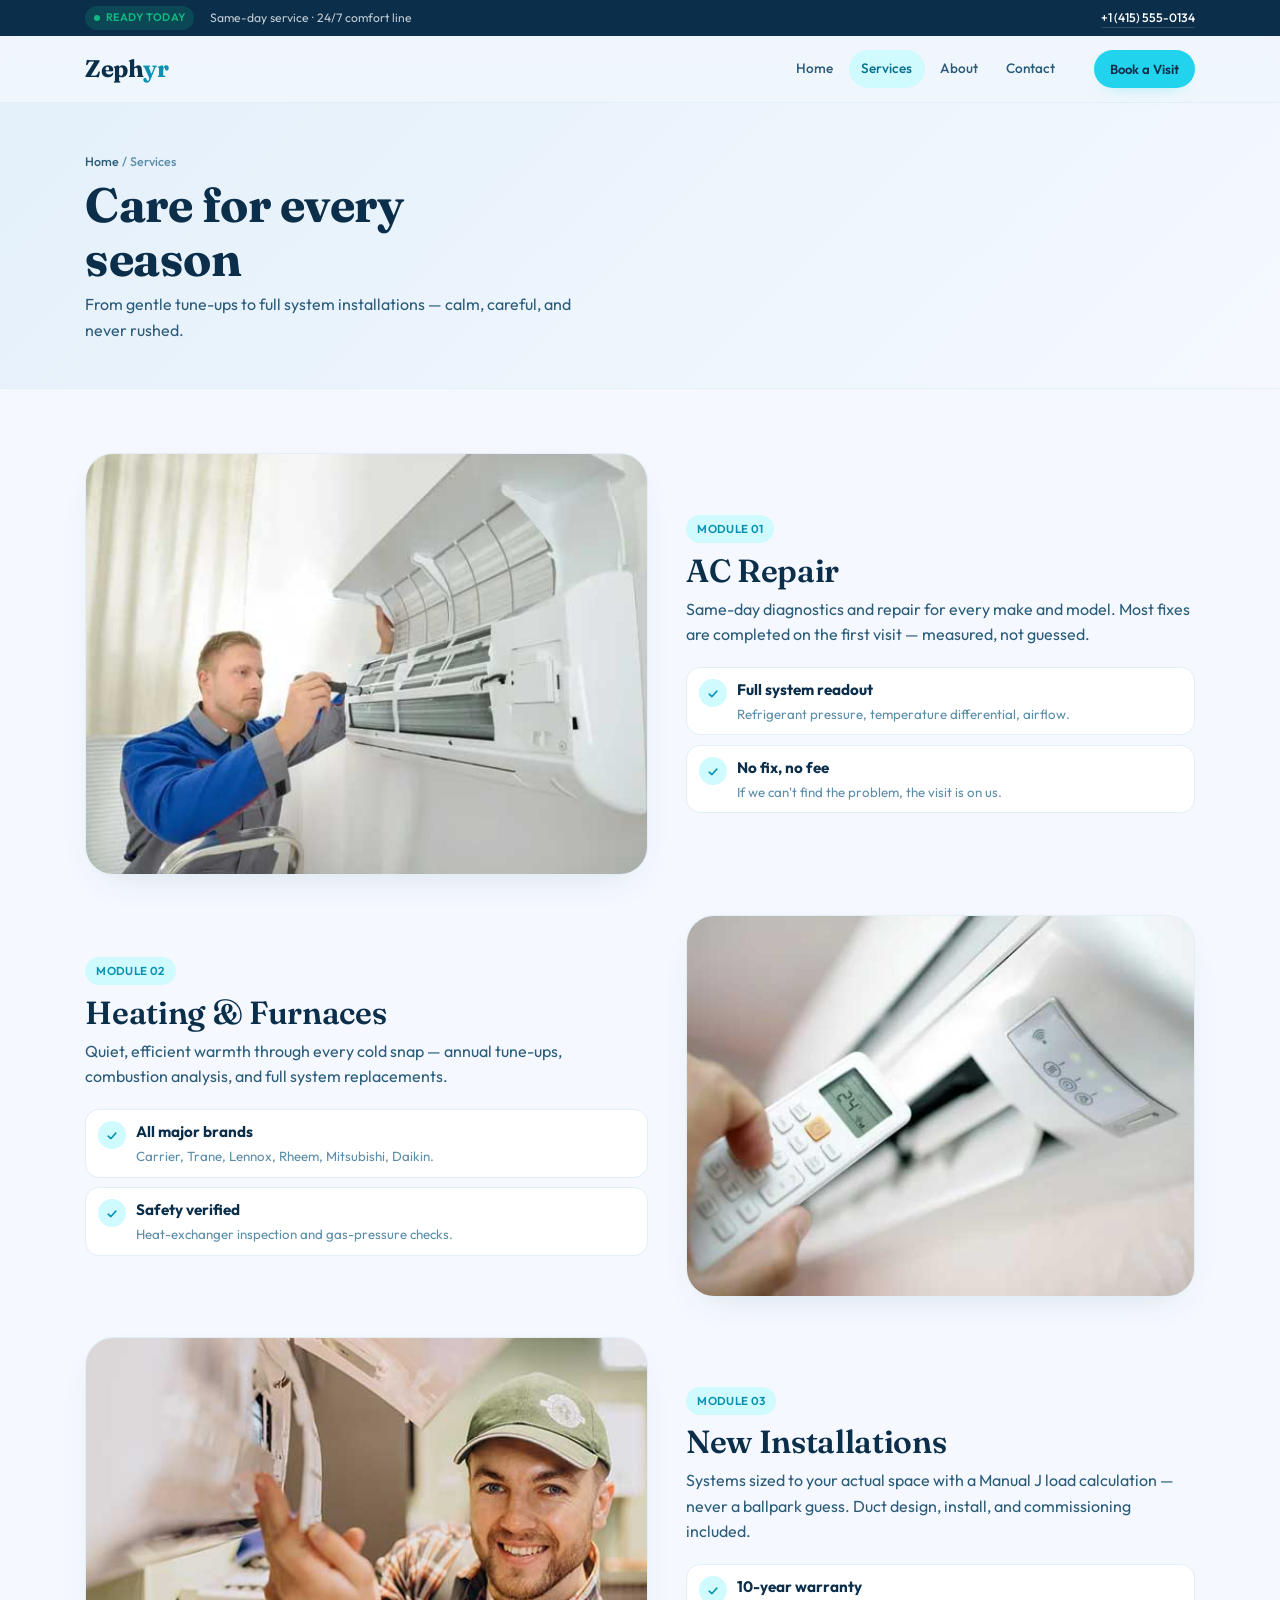
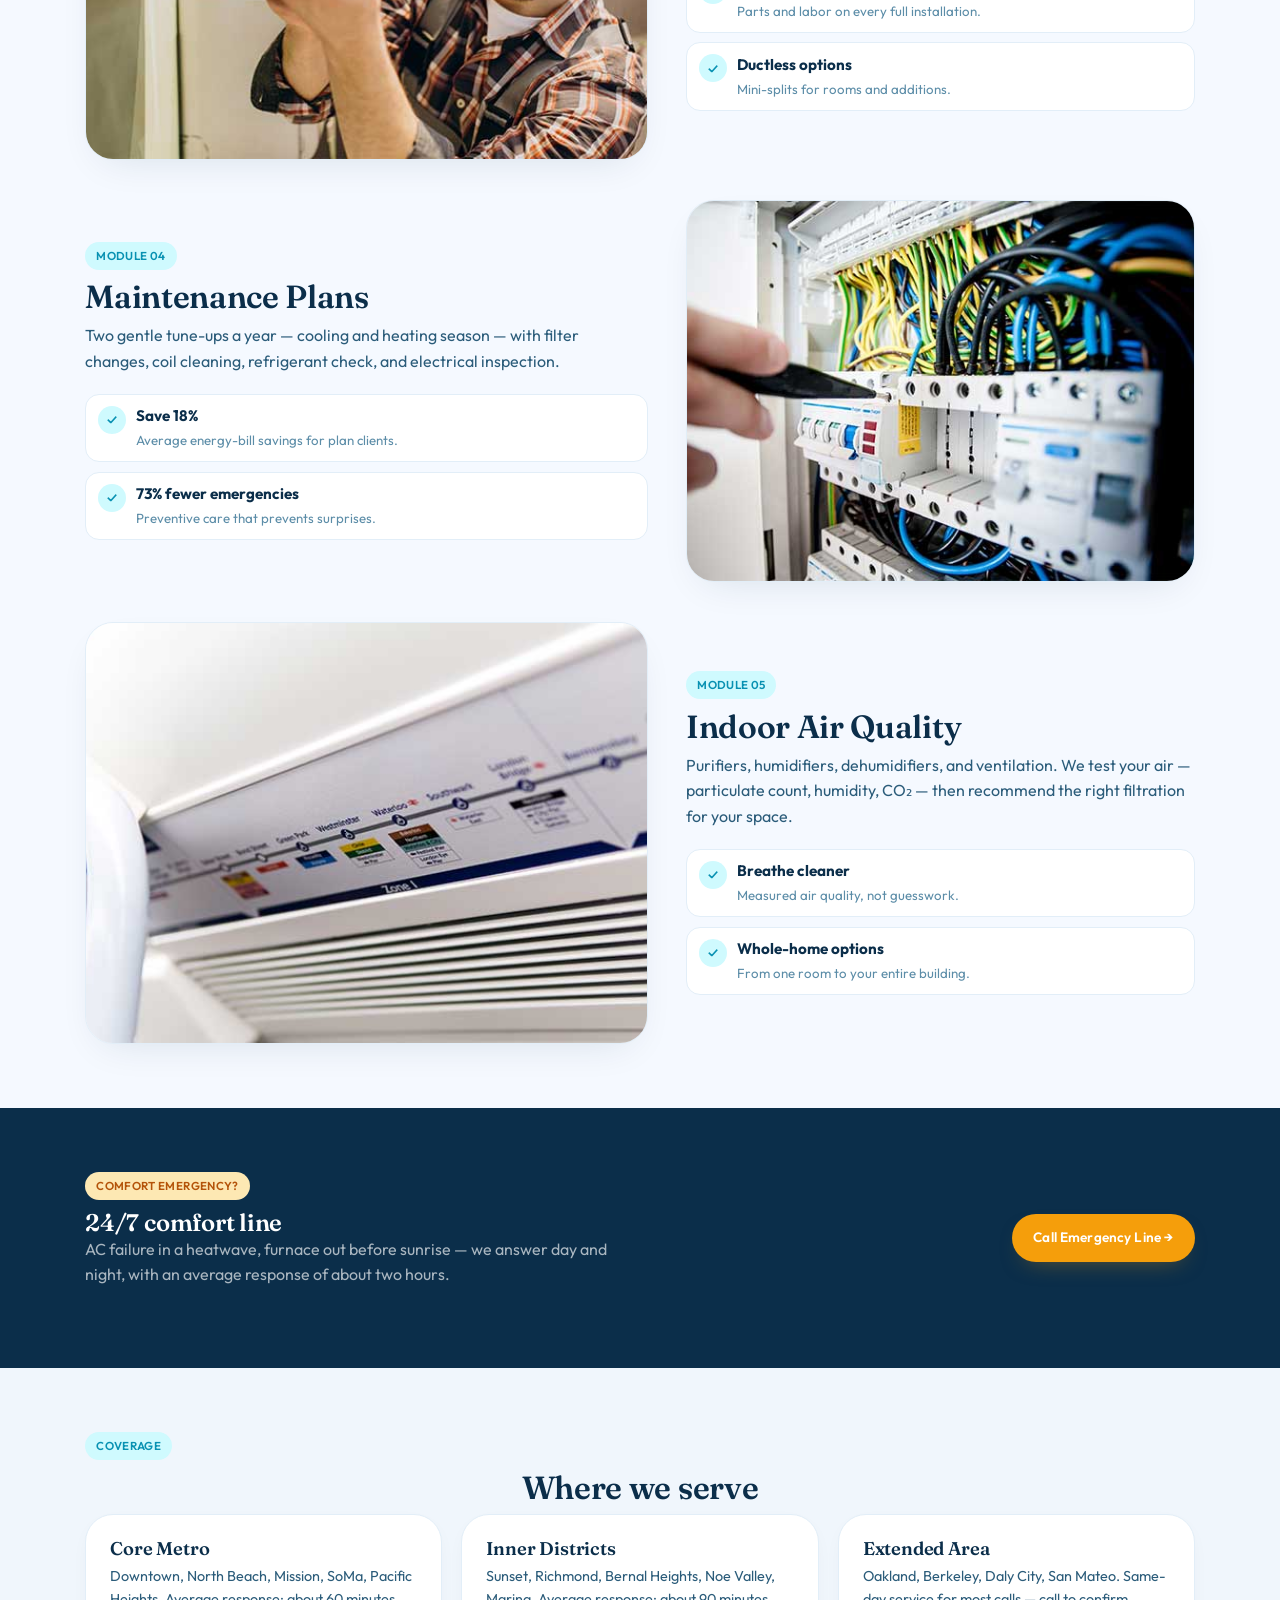
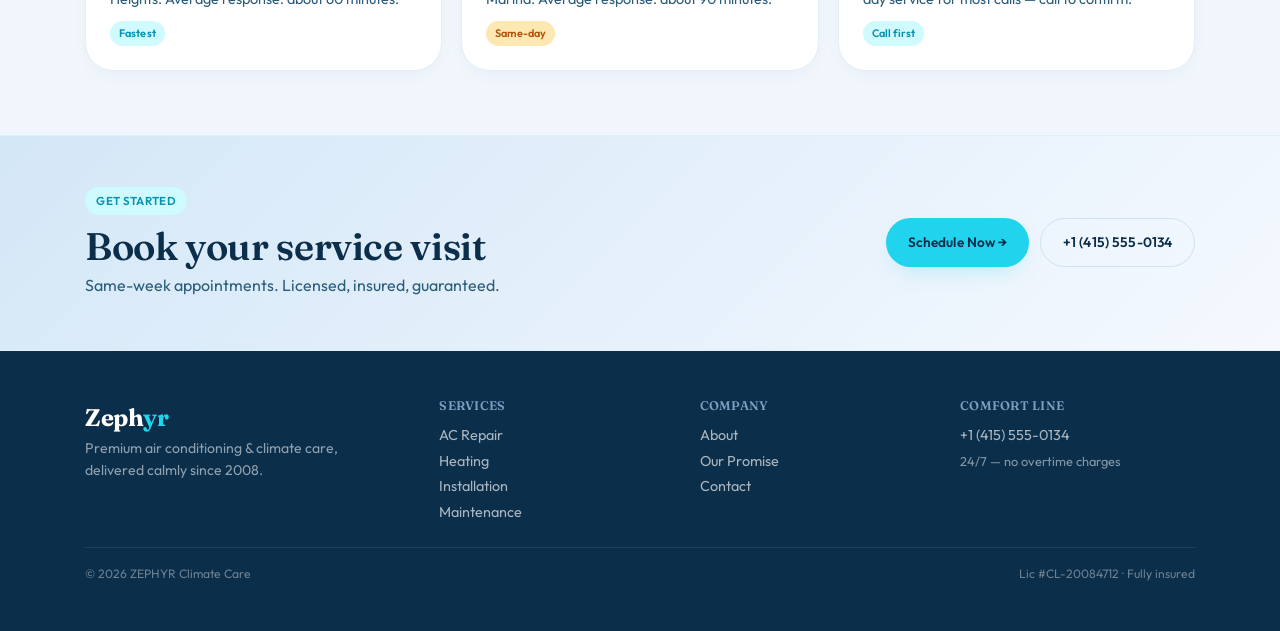
<file: service.html>
<!DOCTYPE html>
<html lang="en">
<head>
  <meta charset="UTF-8" />
  <meta name="viewport" content="width=device-width, initial-scale=1.0" />
  <title>Services — ZEPHYR · AC &amp; Climate Care</title>
  <meta name="description" content="Full-spectrum climate care: AC repair, heating systems, new installations, maintenance plans, indoor air quality, and 24/7 emergency comfort service." />
  <link rel="preconnect" href="https://fonts.googleapis.com" />
  <link rel="preconnect" href="https://fonts.gstatic.com" crossorigin />
  <link href="https://fonts.googleapis.com/css2?family=Fraunces:wght@400;500;600;700&family=Outfit:wght@400;500;600;700&display=swap" rel="stylesheet" />
  <link rel="stylesheet" href="assets/css/base.css" />
</head>
<body>

  <div class="topbar">
    <div class="container">
      <span class="badge"><span class="dot pulse-dot"></span>READY TODAY</span>
      <span>Same-day service · 24/7 comfort line</span>
      <span class="spacer"></span>
      <a href="tel:+14155550134">+1 (415) 555-0134</a>
    </div>
  </div>

  <header class="header">
    <div class="container">
      <a href="index.html" class="logo">Zeph<em>yr</em></a>
      <nav id="mainnav">
        <a href="index.html">Home</a>
        <a href="service.html" aria-current="page">Services</a>
        <a href="about.html">About</a>
        <a href="contact.html">Contact</a>
      </nav>
      <a href="contact.html" class="cta">Book a Visit</a>
      <button class="burger" id="burger" aria-label="Menu" aria-expanded="false">☰</button>
    </div>
  </header>

  <section class="page-head">
    <div class="container">
      <span class="crumb"><a href="index.html">Home</a> / Services</span>
      <h1>Care for every<br />season</h1>
      <p>From gentle tune-ups to full system installations — calm, careful, and never rushed.</p>
    </div>
  </section>

  <!-- SERVICE MODULES -->
  <section class="section">
    <div class="container">
      <div class="feature-split" style="margin-bottom:2.5rem">
        <div class="frame reveal"><img src="assets/img/service-1.jpg" alt="ZEPHYR technician diagnosing an air conditioner" /></div>
        <div>
          <span class="section-label">Module 01</span>
          <h2 class="section-title">AC Repair</h2>
          <p class="section-desc">Same-day diagnostics and repair for every make and model. Most fixes are completed on the first visit — measured, not guessed.</p>
          <ul>
            <li class="reveal"><span class="ic">✓</span><div><b>Full system readout</b><span>Refrigerant pressure, temperature differential, airflow.</span></div></li>
            <li class="reveal d1"><span class="ic">✓</span><div><b>No fix, no fee</b><span>If we can't find the problem, the visit is on us.</span></div></li>
          </ul>
        </div>
      </div>

      <div class="feature-split" style="margin-bottom:2.5rem">
        <div>
          <span class="section-label">Module 02</span>
          <h2 class="section-title">Heating &amp; Furnaces</h2>
          <p class="section-desc">Quiet, efficient warmth through every cold snap — annual tune-ups, combustion analysis, and full system replacements.</p>
          <ul>
            <li class="reveal"><span class="ic">✓</span><div><b>All major brands</b><span>Carrier, Trane, Lennox, Rheem, Mitsubishi, Daikin.</span></div></li>
            <li class="reveal d1"><span class="ic">✓</span><div><b>Safety verified</b><span>Heat-exchanger inspection and gas-pressure checks.</span></div></li>
          </ul>
        </div>
        <div class="frame reveal"><img src="assets/img/service-2.jpg" alt="Modern heating system being serviced" /></div>
      </div>

      <div class="feature-split" style="margin-bottom:2.5rem">
        <div class="frame reveal"><img src="assets/img/service-3.jpg" alt="New climate system installation" /></div>
        <div>
          <span class="section-label">Module 03</span>
          <h2 class="section-title">New Installations</h2>
          <p class="section-desc">Systems sized to your actual space with a Manual J load calculation — never a ballpark guess. Duct design, install, and commissioning included.</p>
          <ul>
            <li class="reveal"><span class="ic">✓</span><div><b>10-year warranty</b><span>Parts and labor on every full installation.</span></div></li>
            <li class="reveal d1"><span class="ic">✓</span><div><b>Ductless options</b><span>Mini-splits for rooms and additions.</span></div></li>
          </ul>
        </div>
      </div>

      <div class="feature-split" style="margin-bottom:2.5rem">
        <div>
          <span class="section-label">Module 04</span>
          <h2 class="section-title">Maintenance Plans</h2>
          <p class="section-desc">Two gentle tune-ups a year — cooling and heating season — with filter changes, coil cleaning, refrigerant check, and electrical inspection.</p>
          <ul>
            <li class="reveal"><span class="ic">✓</span><div><b>Save 18%</b><span>Average energy-bill savings for plan clients.</span></div></li>
            <li class="reveal d1"><span class="ic">✓</span><div><b>73% fewer emergencies</b><span>Preventive care that prevents surprises.</span></div></li>
          </ul>
        </div>
        <div class="frame reveal"><img src="assets/img/service-4.jpg" alt="Technician performing a preventive maintenance tune-up" /></div>
      </div>

      <div class="feature-split">
        <div class="frame reveal"><img src="assets/img/service-5.jpg" alt="Indoor air quality testing and filtration" /></div>
        <div>
          <span class="section-label">Module 05</span>
          <h2 class="section-title">Indoor Air Quality</h2>
          <p class="section-desc">Purifiers, humidifiers, dehumidifiers, and ventilation. We test your air — particulate count, humidity, CO₂ — then recommend the right filtration for your space.</p>
          <ul>
            <li class="reveal"><span class="ic">✓</span><div><b>Breathe cleaner</b><span>Measured air quality, not guesswork.</span></div></li>
            <li class="reveal d1"><span class="ic">✓</span><div><b>Whole-home options</b><span>From one room to your entire building.</span></div></li>
          </ul>
        </div>
      </div>
    </div>
  </section>

  <!-- EMERGENCY -->
  <section class="section section--ink">
    <div class="container">
      <div class="feature-split">
        <div>
          <span class="section-label" style="background:var(--amber-soft);color:var(--amber-700)">Comfort emergency?</span>
          <h2>24/7 comfort&nbsp;line</h2>
          <p>AC failure in a heatwave, furnace out before sunrise — we answer day and night, with an average response of about two hours.</p>
        </div>
        <div class="actions" style="display:flex;gap:.7rem;flex-wrap:wrap;justify-content:flex-end">
          <a href="tel:+14155550134" class="btn btn--amber">Call Emergency Line →</a>
        </div>
      </div>
    </div>
  </section>

  <!-- SERVICE AREAS -->
  <section class="section section--surface">
    <div class="container">
      <span class="section-label">Coverage</span>
      <h2 class="section-title text-center" style="text-align:center">Where we serve</h2>
      <div class="services-grid">
        <div class="service-card reveal">
          <h3>Core Metro</h3>
          <p>Downtown, North Beach, Mission, SoMa, Pacific Heights. Average response: about 60 minutes.</p>
          <span class="tag">Fastest</span>
        </div>
        <div class="service-card reveal d1">
          <h3>Inner Districts</h3>
          <p>Sunset, Richmond, Bernal Heights, Noe Valley, Marina. Average response: about 90 minutes.</p>
          <span class="tag">Same-day</span>
        </div>
        <div class="service-card reveal d2">
          <h3>Extended Area</h3>
          <p>Oakland, Berkeley, Daly City, San Mateo. Same-day service for most calls — call to confirm.</p>
          <span class="tag">Call first</span>
        </div>
      </div>
    </div>
  </section>

  <section class="cta-band">
    <div class="container">
      <div>
        <span class="section-label">Get started</span>
        <h2>Book your service&nbsp;visit</h2>
        <p>Same-week appointments. Licensed, insured, guaranteed.</p>
      </div>
      <div class="actions">
        <a href="contact.html" class="btn btn--ice">Schedule Now →</a>
        <a href="tel:+14155550134" class="btn btn--outline">+1 (415) 555-0134</a>
      </div>
    </div>
  </section>

  <footer class="footer">
    <div class="container">
      <div class="footer-grid">
        <div>
          <div class="brand">Zeph<em>yr</em></div>
          <p>Premium air conditioning &amp; climate care, delivered calmly since 2008.</p>
        </div>
        <div>
          <h4>Services</h4>
          <a href="service.html">AC Repair</a><br />
          <a href="service.html">Heating</a><br />
          <a href="service.html">Installation</a><br />
          <a href="service.html">Maintenance</a>
        </div>
        <div>
          <h4>Company</h4>
          <a href="about.html">About</a><br />
          <a href="about.html">Our Promise</a><br />
          <a href="contact.html">Contact</a>
        </div>
        <div>
          <h4>Comfort Line</h4>
          <a href="tel:+14155550134">+1 (415) 555-0134</a><br />
          <span style="font-size:.8rem;color:rgba(255,255,255,.5)">24/7 — no overtime charges</span>
        </div>
      </div>
      <div class="base">
        <span>© <span data-year></span> ZEPHYR Climate Care</span>
        <span>Lic #CL-20084712 · Fully insured</span>
      </div>
    </div>
  </footer>
  <script src="assets/js/main.js"></script>
</body>
</html>
</file>
<file: assets/css/base.css>
/* =============================================================
   ZEPHYR — Climate & Air
   Premium AC / HVAC service template — Cool Breeze DNA
   Design system: frost glass, sky gradient, soft serif + clean sans
   ============================================================= */

:root{
  /* ---- Cool-breeze palette ---- */
  --sky:       #E4F0FA;
  --sky-2:     #D4E7F7;
  --frost:     #F5F9FF;
  --frost-2:   #EFF5FB;
  --surface:   #F0F6FC;
  --surface-2: #E5EDF6;

  --ice:       #22D3EE;
  --ice-600:   #0891B2;
  --ice-700:   #066F8E;
  --ice-tint:  #CFFAFE;
  --ice-soft:  #D4F2F8;

  --amber:     #F59E0B;
  --amber-600: #D97706;
  --amber-700: #B45309;
  --amber-tint:#FEF3C7;
  --amber-soft:#FDE8B3;

  --ink:       #0B2E4A;
  --ink-soft:  #2B5C7A;
  --ink-muted:   #5C8DA8;
  --muted:     #7CA0C4;
  --line:      #D0E2F0;
  --line-soft: #E2EEF8;

  --white:     #FFFFFF;
  --green:     #10B981;
  --green-tint:#D1FAE5;

  --comp-cool: #22D3EE;
  --comp-warm: #F59E0B;
  --comp-opt:  #10B981;

  /* ---- Type ---- */
  --font-display: "Fraunces", "Georgia", serif;
  --font-body:    "Outfit", system-ui, -apple-system, sans-serif;

  --fs-hero:   clamp(2.6rem, 6vw, 4.5rem);
  --fs-h1:     clamp(2rem, 4vw, 3rem);
  --fs-h2:     clamp(1.5rem, 3vw, 2rem);
  --fs-h3:     clamp(1.15rem, 1.8vw, 1.4rem);
  --fs-lead:   clamp(1.05rem, 1.6vw, 1.2rem);
  --fs-body:   1rem;
  --fs-small:  .88rem;
  --fs-micro:  .76rem;
  --fs-temp:   clamp(3rem, 7vw, 5rem);

  --r-sm: 8px;
  --r:    14px;
  --r-lg: 20px;
  --r-xl: 28px;
  --r-glass: 24px;
  --pill: 999px;

  --maxw: 1180px;
  --gutter: clamp(1rem, 4vw, 2.2rem);

  --ease: cubic-bezier(.25,.1,.25,1);
  --ease-out: cubic-bezier(.16,1,.3,1);
  --ease-bounce: cubic-bezier(.34,1.6,.4,1);
  --t: .35s var(--ease);
  --t-fast: .2s var(--ease);

  --sh-soft: 0 6px 24px -12px rgba(11,46,74,.1);
  --sh-card: 0 14px 40px -18px rgba(11,46,74,.14);
  --sh-glass: 0 12px 40px -16px rgba(11,46,74,.12);
  --sh-lg: 0 24px 60px -24px rgba(11,46,74,.18);

  --tint-ratio: 0.35; /* 0=cool blue, 1=warm amber — updated by JS */
}

*{box-sizing:border-box}
html{scroll-behavior:smooth;-webkit-text-size-adjust:100%}
body{
  margin:0;
  background:var(--frost);
  color:var(--ink);
  font-family:var(--font-body);
  font-size:var(--fs-body);
  line-height:1.6;
  -webkit-font-smoothing:antialiased;
}
img{max-width:100%;display:block;height:auto}
a{color:inherit;text-decoration:none}
h1,h2,h3,h4{
  font-family:var(--font-display);
  font-weight:600;
  line-height:1.12;
  letter-spacing:-.01em;
  margin:0;
  color:var(--ink);
}
h1{font-weight:700}
p{margin:0 0 1rem;color:var(--ink-soft)}
ul{margin:0;padding:0;list-style:none}
.container{width:100%;max-width:var(--maxw);margin:0 auto;padding-inline:var(--gutter)}
.sr-only{position:absolute;width:1px;height:1px;padding:0;margin:-1px;overflow:hidden;clip:rect(0,0,0,0);border:0}

/* ---- Glass surface ---- */
.glass{
  background:rgba(255,255,255,.68);
  backdrop-filter:blur(16px) saturate(1.2);
  -webkit-backdrop-filter:blur(16px) saturate(1.2);
  border:1px solid rgba(255,255,255,.5);
  border-radius:var(--r-glass);
  box-shadow:var(--sh-glass);
}

/* ---- Buttons ---- */
.btn{
  display:inline-flex;align-items:center;gap:.5rem;
  font-family:var(--font-body);font-size:.85rem;font-weight:600;
  padding:.8rem 1.35rem;border-radius:var(--pill);
  border:0;cursor:pointer;
  transition:background var(--t),transform var(--t),box-shadow var(--t),color var(--t);
  letter-spacing:.01em;
}
.btn:hover{transform:translateY(-2px)}
.btn--ice{
  background:var(--ice);color:var(--ink);
  box-shadow:0 10px 24px -14px rgba(34,211,238,.5);
}
.btn--ice:hover{background:var(--ice-600);color:var(--white);box-shadow:0 12px 28px -16px rgba(34,211,238,.5)}
.btn--amber{
  background:var(--amber);color:var(--white);
  box-shadow:0 10px 24px -14px rgba(245,158,11,.5);
}
.btn--amber:hover{background:var(--amber-600);box-shadow:0 12px 28px -16px rgba(245,158,11,.5)}
.btn--outline{
  background:transparent;color:var(--ink);
  border:1.5px solid var(--line);
}
.btn--outline:hover{background:var(--frost);border-color:var(--muted)}
.btn--white{
  background:var(--white);color:var(--ink);
  box-shadow:0 10px 24px -14px rgba(0,0,0,.08);
}
.btn--white:hover{box-shadow:0 14px 32px -18px rgba(0,0,0,.14)}
.btn--wide{width:100%;justify-content:center}

/* ---- Top bar ---- */
.topbar{
  background:var(--ink);
  color:rgba(255,255,255,.75);
  font-size:.76rem;
}
.topbar .container{
  display:flex;align-items:center;gap:1rem;
  min-height:36px;flex-wrap:wrap;
}
.topbar .badge{
  display:inline-flex;align-items:center;gap:.35rem;
  background:rgba(16,185,129,.18);
  color:var(--green);
  padding:.2rem .55rem;border-radius:var(--pill);
  font-weight:600;font-size:.68rem;letter-spacing:.02em;
}
.topbar .dot{width:6px;height:6px;border-radius:50%;background:var(--green);display:inline-block}
.topbar .spacer{flex:1}
.topbar a{color:var(--white);font-weight:500;border-bottom:1px solid rgba(255,255,255,.15);transition:border-color var(--t-fast)}
.topbar a:hover{border-color:var(--white)}

/* ---- Header ---- */
.header{
  position:sticky;top:0;z-index:40;
  background:rgba(240,246,252,.88);
  backdrop-filter:blur(14px) saturate(1.1);
  -webkit-backdrop-filter:blur(14px) saturate(1.1);
  border-bottom:1px solid var(--line-soft);
}
.header .container{
  display:flex;align-items:center;gap:1.2rem;
  min-height:66px;
}
.logo{
  font-family:var(--font-display);font-weight:700;
  font-size:1.5rem;letter-spacing:-.02em;color:var(--ink);line-height:1;
}
.logo em{font-style:normal;color:var(--ice-600)}
.header nav{margin-left:auto;display:flex;gap:.15rem;align-items:center}
.header nav a{
  font-size:.85rem;font-weight:500;
  color:var(--ink-soft);padding:.5rem .8rem;border-radius:var(--pill);
  transition:background var(--t),color var(--t);
}
.header nav a:hover,.header nav a[aria-current="page"]{background:var(--ice-tint);color:var(--ice-700)}
.header .cta{
  margin-left:.4rem;
  background:var(--ice);color:var(--ink);
  font-weight:600;font-size:.82rem;
  padding:.55rem 1rem;border-radius:var(--pill);
  transition:background var(--t),transform var(--t),box-shadow var(--t);
  box-shadow:0 8px 18px -12px rgba(34,211,238,.5);
}
.header .cta:hover{background:var(--ice-600);color:var(--white);transform:translateY(-1px)}
.burger{display:none;background:none;border:0;font-size:1.4rem;cursor:pointer;color:var(--ink);margin-left:auto;padding:.4rem}

/* ---- Hero (cool-breeze spa) ---- */
.hero{
  position:relative;overflow:hidden;
  background:linear-gradient(160deg, var(--sky) 0%, var(--sky-2) 35%, var(--frost) 70%, var(--frost) 100%);
  isolation:isolate;
}
.hero::before{
  content:'';position:absolute;inset:0;
  background:radial-gradient(800px 500px at 20% 30%, rgba(245,158,11,.08), transparent 60%);
  opacity:var(--tint-ratio,0);
  transition:opacity .5s var(--ease);
  pointer-events:none;
  z-index:0;
}
.hero .container{
  position:relative;z-index:1;
  display:grid;grid-template-columns:1.15fr .85fr;
  gap:clamp(1.5rem,3vw,2.8rem);
  align-items:center;
  padding-block:clamp(2.5rem,6vw,4.5rem);
}
.hero-words{position:relative}
.hero-eyebrow{
  display:inline-flex;align-items:center;gap:.5rem;
  font-size:.76rem;font-weight:600;letter-spacing:.03em;
  color:var(--ice-600);text-transform:uppercase;
  background:rgba(34,211,238,.1);
  padding:.35rem .7rem;border-radius:var(--pill);
}
.hero-words h1{
  font-size:var(--fs-hero);margin:.7rem 0 .6rem;
  letter-spacing:-.02em;
}
.hero-words .lead{
  font-size:var(--fs-lead);color:var(--ink-soft);
  max-width:48ch;line-height:1.6;
}
.hero-actions{display:flex;gap:.7rem;flex-wrap:wrap;margin-top:1.2rem}

/* ---- Temperature slider (WOW) ---- */
.temp-zone{
  margin-top:1.6rem;
  background:rgba(255,255,255,.45);
  backdrop-filter:blur(8px);
  -webkit-backdrop-filter:blur(8px);
  border:1px solid rgba(255,255,255,.5);
  border-radius:var(--r-xl);
  padding:1.2rem 1.4rem;
  max-width:400px;
}
.temp-label{
  display:flex;justify-content:space-between;align-items:center;
  font-size:.78rem;font-weight:600;color:var(--ink-soft);
  margin-bottom:.5rem;
}
.temp-readout{
  font-family:var(--font-display);font-size:var(--fs-temp);font-weight:700;
  line-height:1;color:var(--ice-600);
  transition:color .3s var(--ease);
}
.temp-readout sup{font-size:1.2rem;vertical-align:super}
.temp-slider{
  -webkit-appearance:none;appearance:none;
  width:100%;height:5px;border-radius:3px;
  background:linear-gradient(90deg, var(--sky-2), var(--ice) 50%, var(--amber));
  outline:none;cursor:pointer;
  margin:.6rem 0 .3rem;
}
.temp-slider::-webkit-slider-thumb{
  -webkit-appearance:none;appearance:none;
  width:22px;height:22px;border-radius:50%;
  background:var(--white);
  border:2px solid var(--ice-600);
  box-shadow:0 4px 12px -6px rgba(0,0,0,.2);
  cursor:grab;transition:transform .15s,box-shadow .15s;
}
.temp-slider::-webkit-slider-thumb:hover{transform:scale(1.12);box-shadow:0 6px 16px -8px rgba(0,0,0,.25)}
.temp-slider::-moz-range-thumb{width:22px;height:22px;border-radius:50%;background:var(--white);border:2px solid var(--ice-600);cursor:grab}
.temp-scale{
  display:flex;justify-content:space-between;
  font-size:.65rem;font-weight:500;color:var(--ink-muted);
}
.temp-mode{
  display:inline-flex;align-items:center;gap:.35rem;
  padding:.25rem .55rem;border-radius:var(--pill);
  font-size:.7rem;font-weight:600;letter-spacing:.01em;
  transition:all .3s var(--ease);
}
.temp-mode--cool{background:var(--ice-tint);color:var(--ice-700)}
.temp-mode--warm{background:var(--amber-tint);color:var(--amber-700)}
.temp-mode--comf{background:var(--green-tint);color:var(--green)}
.temp-mode--mixed{background:var(--ice-tint);color:var(--ice-700)}

/* ---- Hero image ---- */
.hero-visual{
  position:relative;
  display:flex;justify-content:center;align-items:center;
}
.hero-img{
  width:100%;border-radius:var(--r-xl);
  box-shadow:var(--sh-lg);
  aspect-ratio:4/3;object-fit:cover;
  transform:rotate(2deg) scale(1.02);
  transition:transform .6s var(--ease-out);
}
.hero-img:hover{transform:rotate(0) scale(1.03)}
.hero-chips{
  position:absolute;top:0;left:0;right:0;
  display:flex;gap:.5rem;flex-wrap:wrap;
  transform:translateY(-50%);
  padding:0 .5rem;
}
.chip{
  display:inline-flex;align-items:center;gap:.3rem;
  padding:.3rem .6rem;border-radius:var(--pill);
  font-size:.68rem;font-weight:600;letter-spacing:.01em;
  background:rgba(255,255,255,.85);
  backdrop-filter:blur(8px);
  border:1px solid rgba(255,255,255,.6);
  box-shadow:0 4px 12px -8px rgba(0,0,0,.08);
  color:var(--ink-soft);
}
.chip em{font-style:normal;font-weight:700}
.chip--cool em{color:var(--ice-600)}
.chip--warm em{color:var(--amber-600)}
.chip--comf em{color:var(--green)}

/* ---- Stats strip ---- */
.stats{
  background:var(--white);
  border-top:1px solid var(--line-soft);
  border-bottom:1px solid var(--line-soft);
}
.stats .container{
  display:grid;grid-template-columns:repeat(4,1fr);
  gap:1px;background:var(--line-soft);
}
.stat-cell{
  background:var(--white);
  padding:1.3rem 1rem;
  text-align:center;
}
.stat-num{
  font-family:var(--font-display);font-size:2rem;font-weight:700;
  color:var(--ink);line-height:1;letter-spacing:-.02em;
}
.stat-num small{font-size:.7rem;font-weight:400;color:var(--ink-muted);vertical-align:super;margin-left:.1rem}
.stat-label{
  font-size:.78rem;color:var(--ink-muted);font-weight:500;
  margin-top:.25rem;
}

/* ---- Section primitives ---- */
.section{padding:clamp(2.5rem,5vw,4rem) 0}
.section--frost{background:var(--frost)}
.section--surface{background:var(--surface)}
.section--white{background:var(--white)}
.section--glass{
  background:linear-gradient(180deg, var(--frost), var(--surface));
}
.section--ink{
  background:var(--ink);color:var(--white);
}
.section--ink p{color:rgba(255,255,255,.65)}
.section--ink h2{color:var(--white)}
.section-label{
  display:inline-flex;align-items:center;gap:.5rem;
  font-size:.72rem;font-weight:600;letter-spacing:.03em;
  text-transform:uppercase;color:var(--ice-600);
  background:var(--ice-tint);padding:.3rem .7rem;border-radius:var(--pill);
  margin-bottom:.6rem;
}
.section-title{
  font-size:var(--fs-h2);margin-bottom:.5rem;
}
.section-desc{
  max-width:48ch;color:var(--ink-soft);margin-bottom:1.2rem;
}
.text-center{text-align:center}
.text-center .section-desc{margin-left:auto;margin-right:auto}

/* ---- Services grid ---- */
.services-grid{
  display:grid;grid-template-columns:repeat(3,1fr);
  gap:1.2rem;
}
.service-card{
  background:var(--white);
  border:1px solid var(--line-soft);
  border-radius:var(--r-xl);
  padding:1.5rem;
  box-shadow:var(--sh-soft);
  transition:transform var(--t),box-shadow var(--t),border-color var(--t);
  position:relative;
}
.service-card:hover{transform:translateY(-4px);box-shadow:var(--sh-card);border-color:var(--muted)}
.service-card .icon{
  width:48px;height:48px;border-radius:var(--r);
  display:grid;place-items:center;
  background:var(--ice-tint);color:var(--ice-600);
  font-size:1.2rem;font-weight:700;margin-bottom:.8rem;
}
.service-card h3{font-size:1.15rem;margin-bottom:.35rem}
.service-card p{font-size:.9rem;color:var(--ink-soft);margin:0}
.service-card .tag{
  display:inline-block;margin-top:.6rem;
  font-size:.68rem;font-weight:600;letter-spacing:.01em;
  color:var(--ice-600);background:var(--ice-tint);
  padding:.25rem .55rem;border-radius:var(--pill);
}
.service-card:nth-child(even) .icon{background:var(--amber-soft);color:var(--amber-700)}
.service-card:nth-child(even) .tag{color:var(--amber-700);background:var(--amber-soft)}

/* ---- Steps / How it works ---- */
.steps-grid{
  display:grid;grid-template-columns:repeat(3,1fr);
  gap:1.5rem;counter-reset:step;margin-top:1.5rem;
}
.step-card{
  background:var(--white);
  border:1px solid var(--line-soft);
  border-radius:var(--r-xl);
  padding:1.8rem 1.5rem;
  text-align:center;
  box-shadow:var(--sh-soft);
  position:relative;
  counter-increment:step;
}
.step-card::before{
  content:counter(step);
  position:absolute;top:-12px;left:50%;transform:translateX(-50%);
  width:28px;height:28px;border-radius:50%;
  background:var(--ice);color:var(--ink);
  display:grid;place-items:center;
  font-family:var(--font-display);font-weight:700;font-size:.9rem;
}
.step-card .icon{font-size:2rem;margin-bottom:.6rem;display:block}
.step-card h3{font-size:1.1rem;margin-bottom:.3rem}
.step-card p{font-size:.88rem;color:var(--ink-soft);margin:0}

/* ---- Feature split ---- */
.feature-split{
  display:grid;grid-template-columns:1.05fr .95fr;
  gap:clamp(1.2rem,3vw,2.4rem);
  align-items:center;
}
.feature-split .frame{
  border-radius:var(--r-xl);overflow:hidden;
  box-shadow:var(--sh-card);
  border:1px solid var(--line-soft);
}
.feature-split .frame img{width:100%;aspect-ratio:4/3;object-fit:cover}
.feature-split ul{display:grid;gap:.6rem;margin-top:1rem}
.feature-split li{
  display:grid;grid-template-columns:28px 1fr;gap:.6rem;align-items:start;
  padding:.6rem .75rem;border:1px solid var(--line-soft);border-radius:var(--r);background:var(--white);
}
.feature-split li .ic{
  width:28px;height:28px;border-radius:50%;display:grid;place-items:center;
  background:var(--ice-tint);color:var(--ice-600);font-size:.75rem;font-weight:700;
}
.feature-split li b{font-size:.95rem;display:block}
.feature-split li span{font-size:.83rem;color:var(--ink-muted);display:block;margin-top:.1rem}

/* ---- Pricing ---- */
.pricing-grid{
  display:grid;grid-template-columns:repeat(3,1fr);
  gap:1.2rem;align-items:start;
}
.plan{
  background:var(--white);
  border:1px solid var(--line-soft);
  border-radius:var(--r-xl);
  padding:1.5rem;
  box-shadow:var(--sh-soft);
  position:relative;
}
.plan--featured{
  border-color:var(--ice);border-width:1.5px;
  box-shadow:0 18px 44px -22px rgba(34,211,238,.3);
  transform:translateY(-4px);
}
.plan--featured .plan-badge{
  position:absolute;top:-8px;right:16px;
  font-size:.68rem;font-weight:600;letter-spacing:.01em;
  background:var(--ice);color:var(--ink);
  padding:.25rem .6rem;border-radius:var(--pill);
}
.plan h3{font-size:1.2rem;margin-bottom:.2rem}
.plan .price{margin:.35rem 0;font-family:var(--font-display);font-size:2rem;font-weight:700;line-height:1}
.plan .price small{font-size:.8rem;font-weight:400;color:var(--ink-muted)}
.plan .per{font-size:.78rem;color:var(--ink-muted);display:block;margin-bottom:.2rem}
.plan ul{display:grid;gap:.5rem;margin:1rem 0 1.1rem}
.plan li{display:flex;gap:.5rem;align-items:start;font-size:.9rem;color:var(--ink-soft)}
.plan li::before{content:"✓";width:20px;height:20px;border-radius:50%;display:grid;place-items:center;flex:none;background:var(--ice-tint);color:var(--ice-600);font-weight:700;font-size:.7rem;margin-top:.05rem}

/* ---- Testimonials ---- */
.testimonials-grid{
  display:grid;grid-template-columns:repeat(3,1fr);
  gap:1rem;
}
.testimonial-card{
  background:var(--white);
  border:1px solid var(--line-soft);
  border-radius:var(--r-xl);
  padding:1.2rem;
  box-shadow:var(--sh-soft);
}
.testimonial-card .stars{color:var(--amber);letter-spacing:.06em;font-size:.9rem}
.testimonial-card p{margin:.55rem 0 .7rem;color:var(--ink-soft);font-size:.92rem;line-height:1.6}
.testimonial-card .who{display:flex;align-items:center;gap:.6rem;margin-top:.5rem}
.testimonial-card .who .avatar{width:36px;height:36px;border-radius:50%;background:var(--ice-tint);display:grid;place-items:center;font-size:.9rem;color:var(--ice-600);font-weight:700;flex:none}
.testimonial-card .who b{font-size:.9rem}
.testimonial-card .who span{font-size:.72rem;color:var(--ink-muted)}

/* ---- FAQ ---- */
.faq{max-width:740px;margin:0 auto}
.faq-item{
  background:var(--white);border:1px solid var(--line-soft);border-radius:var(--r);
  overflow:hidden;margin-bottom:.6rem;
}
.faq-q{
  width:100%;display:flex;align-items:center;justify-content:space-between;gap:1rem;
  padding:1rem 1.1rem;
  background:transparent;border:0;cursor:pointer;
  font-family:var(--font-body);font-size:.95rem;font-weight:600;text-align:left;color:var(--ink);
}
.faq-q span{
  width:26px;height:26px;border-radius:50%;display:grid;place-items:center;flex:none;
  background:var(--frost);border:1px solid var(--line);
  transition:transform var(--t),background var(--t),color var(--t);
  font-weight:600;font-size:.9rem;
}
.faq-item.open .faq-q span{transform:rotate(45deg);background:var(--ice);color:var(--white);border-color:var(--ice)}
.faq-a{padding:0 1.1rem 1rem;color:var(--ink-soft);font-size:.92rem;line-height:1.6;display:none}
.faq-item.open .faq-a{display:block}

/* ---- CTA band ---- */
.cta-band{
  background:linear-gradient(135deg, var(--sky-2), var(--frost));
  border-top:1px solid var(--line-soft);
  border-bottom:1px solid var(--line-soft);
}
.cta-band .container{
  display:grid;grid-template-columns:1.2fr .8fr;
  gap:1.4rem;align-items:center;
  padding-block:clamp(2rem,5vw,3.2rem);
}
.cta-band h2{font-size:clamp(1.6rem,3.4vw,2.4rem);margin-bottom:.3rem}
.cta-band p{max-width:42ch;margin-bottom:0}
.cta-band .actions{display:flex;gap:.7rem;flex-wrap:wrap;justify-content:flex-end}

/* ---- Contact / forms ---- */
.field{display:grid;gap:.35rem;margin-bottom:.85rem}
.field label{font-size:.78rem;font-weight:600;color:var(--ink)}
.field input,.field textarea,.field select{
  width:100%;
  background:var(--white);border:1.5px solid var(--line);border-radius:var(--r);
  padding:.75rem .9rem;
  font-family:var(--font-body);font-size:.95rem;color:var(--ink);
  transition:border-color var(--t),box-shadow var(--t),background var(--t);
}
.field input:focus,.field textarea:focus,.field select:focus{outline:none;border-color:var(--ice);box-shadow:0 0 0 3px rgba(34,211,238,.15);background:var(--white)}
.field textarea{resize:vertical;min-height:110px}
.form-row{display:grid;grid-template-columns:1fr 1fr;gap:.8rem}
.form-ok{font-size:.82rem;font-weight:600;color:var(--green);margin-top:.6rem;display:flex;align-items:center;gap:.4rem}
.form-err{font-size:.82rem;font-weight:600;color:var(--amber-700);margin-top:.6rem;display:flex;align-items:center;gap:.4rem}
.contact-grid{display:grid;grid-template-columns:1fr 1fr;gap:clamp(1.2rem,3vw,2rem);align-items:start}
.info-card{
  background:var(--white);border:1px solid var(--line-soft);border-radius:var(--r-xl);
  padding:1.2rem;box-shadow:var(--sh-soft);
}
.info-card h4{font-size:.78rem;font-weight:600;letter-spacing:.02em;text-transform:uppercase;color:var(--ice-600);margin-bottom:.4rem}
.info-card p,.info-card a{font-size:.9rem;color:var(--ink-soft)}
.info-card a:hover{color:var(--ice-600)}

/* ---- Page head / breadcrumb ---- */
.page-head{
  background:linear-gradient(135deg, var(--sky), var(--frost));
  border-bottom:1px solid var(--line-soft);
  position:relative;overflow:hidden;
}
.page-head .container{padding-block:clamp(1.8rem,4vw,2.8rem);position:relative;z-index:1}
.page-head h1{font-size:var(--fs-h1);margin-top:.3rem}
.page-head p{max-width:48ch;color:var(--ink-soft);margin:.4rem 0 0}
.crumb{font-size:.78rem;color:var(--ink-muted);font-weight:500}
.crumb a{color:var(--ink-soft);border-bottom:1px solid transparent}
.crumb a:hover{color:var(--ice-600);border-color:currentColor}

/* ---- Footer ---- */
.footer{
  background:var(--ink);
  color:rgba(255,255,255,.65);
}
.footer .container{padding-block:clamp(2rem,4vw,3rem)}
.footer-grid{
  display:grid;grid-template-columns:1.4fr 1fr 1fr 1fr;
  gap:1.6rem;
}
.footer .brand{font-family:var(--font-display);font-size:1.5rem;font-weight:700;color:var(--white);letter-spacing:-.02em}
.footer .brand em{color:var(--ice);font-style:normal}
.footer p{color:rgba(255,255,255,.55);font-size:.88rem;max-width:30ch}
.footer h4{font-size:.78rem;font-weight:600;letter-spacing:.02em;text-transform:uppercase;color:var(--muted);margin-bottom:.6rem}
.footer a{font-size:.9rem;color:rgba(255,255,255,.65)}
.footer a:hover{color:var(--ice)}
.footer .base{
  margin-top:1.4rem;padding-top:1rem;
  border-top:1px solid rgba(255,255,255,.08);
  display:flex;justify-content:space-between;gap:1rem;flex-wrap:wrap;
  font-size:.76rem;color:rgba(255,255,255,.4)
}

/* ---- Reveal animation ---- */
.reveal{
  opacity:0;
  transform:translateY(24px);
  transition:opacity .6s var(--ease-out),transform .6s var(--ease-out);
}
.reveal.in{opacity:1;transform:none}
.reveal.d1{transition-delay:.07s}
.reveal.d2{transition-delay:.14s}
.reveal.d3{transition-delay:.21s}
.reveal.d4{transition-delay:.28s}

/* ---- Float animation (gentle breeze) ---- */
@keyframes float{
  0%,100%{transform:translateY(0)}
  50%{transform:translateY(-8px)}
}
.float{animation:float 4s var(--ease-out) infinite}

/* ---- Pulse dot ---- */
@keyframes pulse-dot{0%,100%{opacity:1}50%{opacity:.4}}
.pulse-dot{animation:pulse-dot 2s ease infinite}

/* ---- Responsive ---- */
@media(max-width:980px){
  .hero .container{grid-template-columns:1fr}
  .hero-visual{order:-1;max-width:500px;margin:0 auto}
  .hero-chips{position:relative;transform:none;margin-top:-1rem;padding:0}
  .stats .container{grid-template-columns:1fr 1fr}
  .services-grid{grid-template-columns:1fr 1fr}
  .steps-grid{grid-template-columns:1fr}
  .feature-split{grid-template-columns:1fr}
  .pricing-grid{grid-template-columns:1fr}
  .plan--featured{transform:none}
  .testimonials-grid{grid-template-columns:1fr}
  .cta-band .container{grid-template-columns:1fr}
  .cta-band .actions{justify-content:flex-start}
  .footer-grid{grid-template-columns:1fr 1fr}
  .contact-grid{grid-template-columns:1fr}
}
@media(max-width:720px){
  .header nav{display:none}
  .header nav.open{
    display:flex;flex-direction:column;
    position:absolute;left:0;right:0;top:66px;
    background:rgba(240,246,252,.96);
    backdrop-filter:blur(14px);
    border-bottom:1px solid var(--line-soft);
    padding:1rem var(--gutter);
  }
  .burger{display:block}
  .stats .container{grid-template-columns:1fr}
  .services-grid{grid-template-columns:1fr}
  .footer-grid{grid-template-columns:1fr}
  .form-row{grid-template-columns:1fr}
  .temp-zone{max-width:100%}
}
@media(prefers-reduced-motion:reduce){
  *{animation:none !important;scroll-behavior:auto !important}
  .reveal{opacity:1 !important;transform:none !important;transition:none !important}
  .float{animation:none !important}
  .pulse-dot{animation:none !important}
  .hero-img{transform:none !important}
}
</file>
